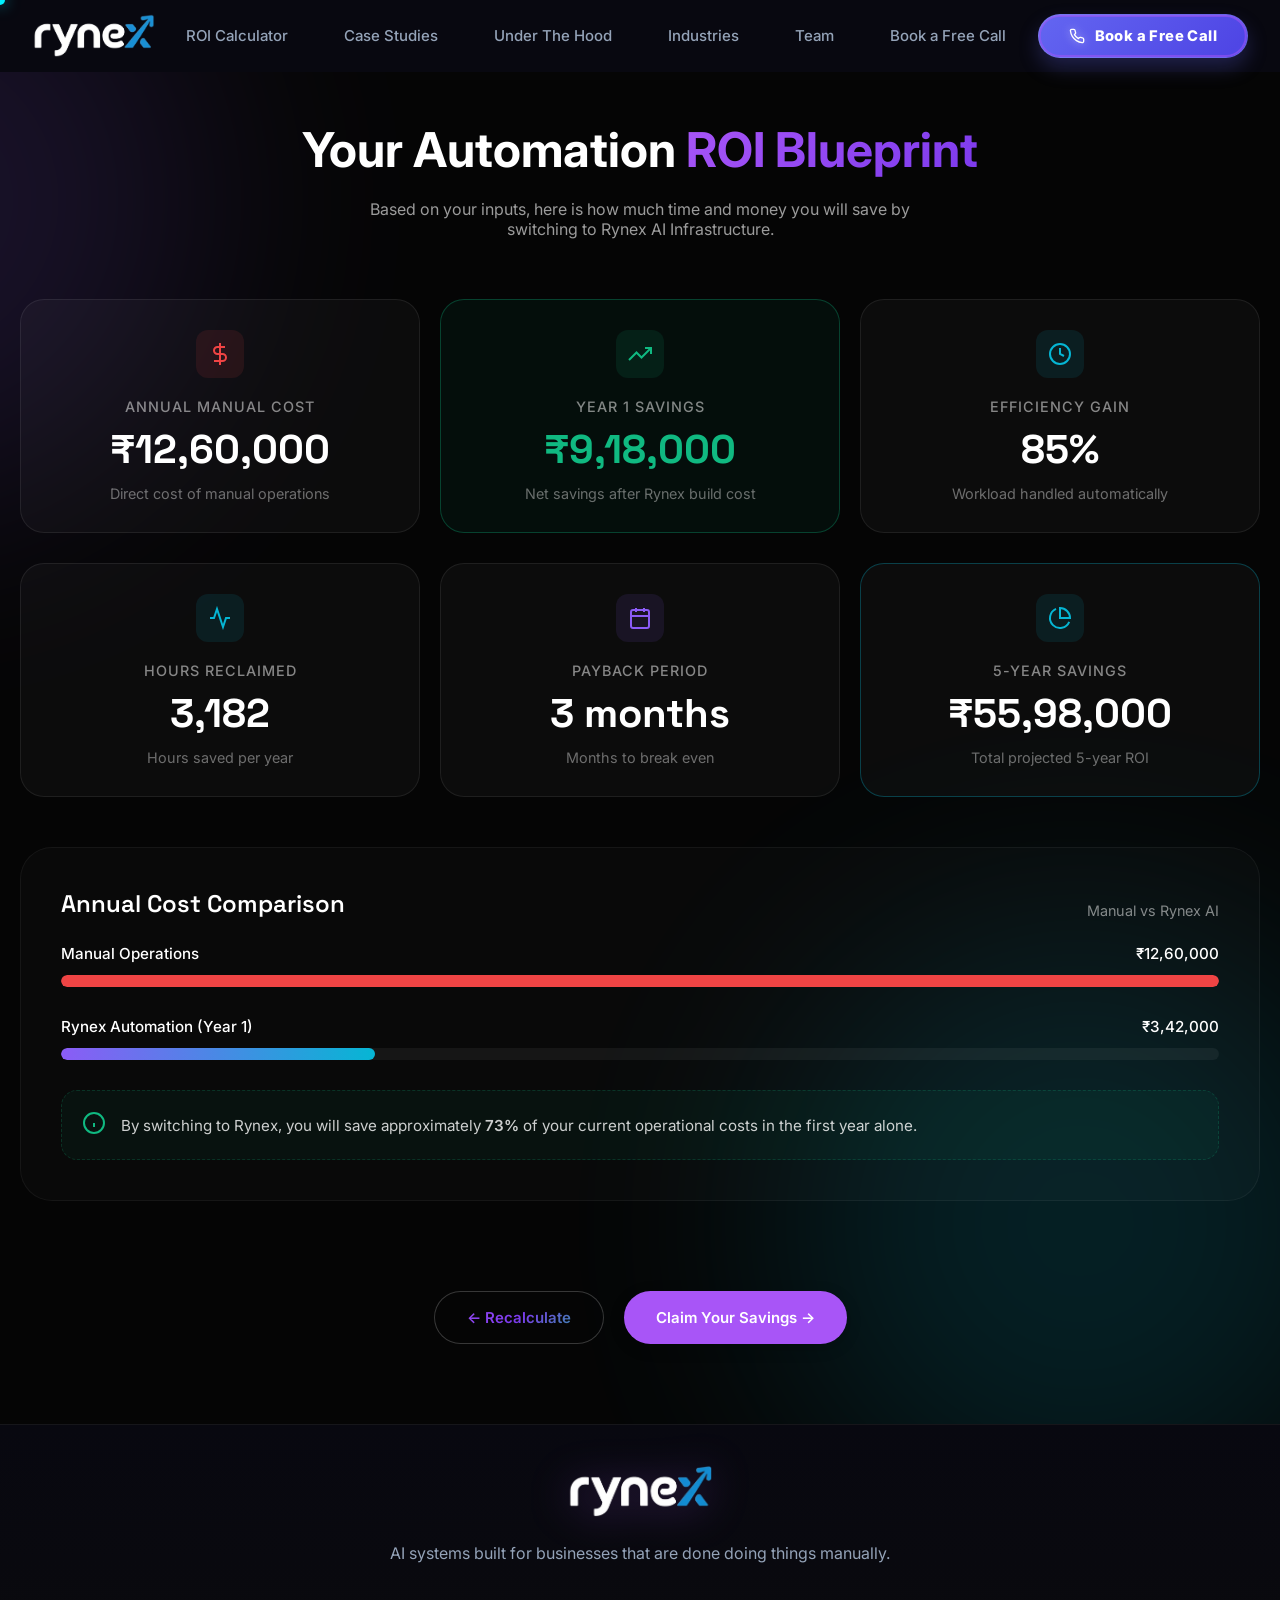
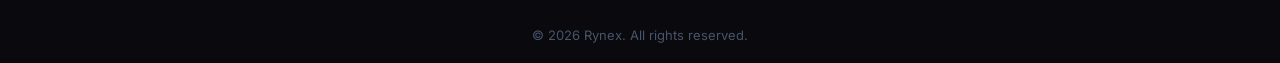
<file: roi-calculator.html>
<!DOCTYPE html>
<html lang="en">

<head>
  <meta charset="UTF-8" />
  <meta name="viewport" content="width=device-width, initial-scale=1.0" />
  <title>ROI Results | Rynex Automation</title>
  <link rel="icon" type="image/svg+xml" href="Assets/Rynex_Logo.svg" />

  <link rel="preconnect" href="https://fonts.googleapis.com" />
  <link rel="preconnect" href="https://fonts.gstatic.com" crossorigin />
  <link
    href="https://fonts.googleapis.com/css2?family=Inter:wght@300;400;500;600&family=JetBrains+Mono:wght@400;500&family=Space+Grotesk:wght@400;500;600;700&display=swap"
    rel="stylesheet" />
  <link rel="stylesheet" href="style.css" />
  <style>
    .results-page {
      padding-top: 120px;
      padding-bottom: 80px;
      min-height: 100vh;
      background: #050505;
      color: white;
      position: relative;
      overflow: hidden;
    }

    .results-container {
      max-width: 1400px;
      margin: 0 auto;
      padding: 0 20px;
      position: relative;
      z-index: 2;
    }

    .results-header {
      text-align: center;
      margin-bottom: 60px;
    }

    .results-grid {
      display: flex;
      flex-direction: column;
      gap: 30px;
    }

    /* Horizontal Row Layout */
    .results-row {
      display: grid;
      grid-template-columns: repeat(auto-fit, minmax(300px, 1fr));
      gap: 20px;
      align-items: stretch;
    }

    .result-card {
      background: rgba(255, 255, 255, 0.03);
      border: 1px solid rgba(255, 255, 255, 0.08);
      border-radius: 24px;
      padding: 30px;
      backdrop-filter: blur(10px);
      transition: all 0.3s ease;
      display: flex;
      flex-direction: column;
      align-items: center;
      text-align: center;
      gap: 15px;
    }

    .result-card:hover {
      border-color: rgba(255, 255, 255, 0.2);
      transform: translateY(-5px);
      background: rgba(255, 255, 255, 0.05);
    }

    .result-icon {
      width: 48px;
      height: 48px;
      border-radius: 12px;
      display: flex;
      align-items: center;
      justify-content: center;
      margin-bottom: 5px;
    }

    .icon-manual { background: rgba(239, 68, 68, 0.1); color: #EF4444; }
    .icon-savings { background: rgba(16, 185, 129, 0.1); color: #10B981; }
    .icon-investment { background: rgba(139, 92, 246, 0.1); color: #8B5CF6; }
    .icon-time { background: rgba(6, 182, 212, 0.1); color: #06B6D4; }

    .result-label {
      font-family: 'Inter', sans-serif;
      font-size: 0.9rem;
      color: rgba(255, 255, 255, 0.5);
      font-weight: 500;
      text-transform: uppercase;
      letter-spacing: 1px;
    }

    .result-value {
      font-family: 'Space Grotesk', sans-serif;
      font-size: 2.5rem;
      font-weight: 700;
      color: white;
      line-height: 1;
    }

    .result-subtext {
      font-size: 0.9rem;
      color: rgba(255, 255, 255, 0.4);
    }

    .highlight-text {
      color: var(--accent-cyan);
      font-weight: 600;
    }

    /* Comparison Bar */
    .comparison-section {
      background: rgba(255, 255, 255, 0.02);
      border-radius: 32px;
      padding: 40px;
      border: 1px solid rgba(255, 255, 255, 0.05);
      margin-top: 20px;
    }

    .comparison-header {
      display: flex;
      justify-content: space-between;
      align-items: flex-end;
      margin-bottom: 25px;
    }

    .comparison-title {
      font-family: 'Space Grotesk', sans-serif;
      font-size: 1.5rem;
      font-weight: 600;
    }

    .comparison-bars-container {
      display: flex;
      flex-direction: column;
      gap: 30px;
    }

    .comp-bar-group {
      display: flex;
      flex-direction: column;
      gap: 12px;
    }

    .comp-bar-label {
      display: flex;
      justify-content: space-between;
      font-size: 0.95rem;
      font-weight: 500;
    }

    .comp-bar-bg {
      height: 12px;
      background: rgba(255, 255, 255, 0.05);
      border-radius: 6px;
      overflow: hidden;
      position: relative;
    }

    .comp-bar-fill {
      height: 100%;
      border-radius: 6px;
      transition: width 1.5s cubic-bezier(0.34, 1.56, 0.64, 1);
      width: 0;
    }

    .fill-manual { background: #EF4444; }
    .fill-rynex { background: linear-gradient(90deg, #8B5CF6, #06B6D4); }

    /* Action Buttons */
    .results-actions {
      display: flex;
      gap: 20px;
      justify-content: center;
      margin-top: 60px;
    }

    /* Responsive adjustments */
    @media (max-width: 768px) {
      .results-row {
        grid-template-columns: 1fr;
      }
      .result-value {
        font-size: 2rem;
      }
      .results-actions {
        flex-direction: column;
      }
      .comparison-section {
        padding: 25px;
      }
    }

    /* Glow blobs */
    .glow-blob {
      position: absolute;
      width: 600px;
      height: 600px;
      filter: blur(120px);
      border-radius: 50%;
      z-index: 1;
      opacity: 0.15;
      pointer-events: none;
    }
    .blob-1 { background: #8B5CF6; top: -100px; left: -100px; }
    .blob-2 { background: #06B6D4; bottom: -100px; right: -100px; }
  </style>
</head>

<body>
  <!-- Custom Cursor -->
  <div class="cursor-dot" id="cursorDot"></div>

  <!-- ==================== NAVIGATION ==================== -->
  <nav id="main-nav" class="nav">
    <div class="nav-left">
      <a href="index.html" class="logo">
        <img src="Assets/Rynex.png" alt="Rynex" class="nav-logo-img" />
      </a>
    </div>
    <div class="nav-center">
      <a href="index.html#roi" class="nav-link">ROI Calculator</a>
      <a href="index.html#case-studies" class="nav-link">Case Studies</a>
      <a href="index.html#blueprints" class="nav-link">Under The Hood</a>
      <a href="index.html#industries" class="nav-link">Industries</a>
      <a href="index.html#team" class="nav-link">Team</a>
      <a href="index.html#book" class="nav-link mobile-only-link">Book a Free Call</a>
    </div>

    <a href="index.html#book" class="cta-button">
      <svg class="cta-phone" viewBox="0 0 24 24" width="16" height="16" fill="none" stroke="currentColor"
        stroke-width="2" stroke-linecap="round" stroke-linejoin="round">
        <path
          d="M22 16.92v3a2 2 0 01-2.18 2 19.79 19.79 0 01-8.63-3.07 19.5 19.5 0 01-6-6 19.79 19.79 0 01-3.07-8.67A2 2 0 014.11 2h3a2 2 0 012 1.72c.127.96.361 1.903.7 2.81a2 2 0 01-.45 2.11L8.09 9.91a16 16 0 006 6l1.27-1.27a2 2 0 012.11-.45c.907.339 1.85.573 2.81.7A2 2 0 0122 16.92z" />
      </svg>
      <span>Book a Free Call</span>
      <span class="cta-ring"></span>
    </a>
    <div class="nav-hamburger" id="hamburger">
      <span></span><span></span><span></span>
    </div>
  </nav>

  <!-- Mobile panel -->
  <div class="mobile-panel" id="mobilePanel">
    <a href="index.html#roi" class="mobile-link">ROI Calculator</a>
    <a href="index.html#case-studies" class="mobile-link">Case Studies</a>
    <a href="index.html#blueprints" class="mobile-link">Under The Hood</a>
    <a href="index.html#industries" class="mobile-link">Industries</a>
    <a href="index.html#team" class="mobile-link">Team</a>
    <a href="index.html#book" class="mobile-cta">Book a Free Call</a>
  </div>

  <main class="results-page">
    <div class="glow-blob blob-1"></div>
    <div class="glow-blob blob-2"></div>

    <div class="results-container">
      <div class="results-header reveal">
        <h1 class="hero-h2" style="font-size: 3rem;">Your Automation <span class="gradient-text">ROI Blueprint</span></h1>
        <p style="color: rgba(255,255,255,0.6); max-width: 600px; margin: 20px auto 0;">Based on your inputs, here is how much time and money you will save by switching to Rynex AI Infrastructure.</p>
      </div>

      <div class="results-grid">
        <!-- ROW 1: PRIMARY STATS -->
        <div class="results-row reveal">
          <!-- Manual Spend Card -->
          <div class="result-card">
            <div class="result-icon icon-manual">
              <svg width="24" height="24" viewBox="0 0 24 24" fill="none" stroke="currentColor" stroke-width="2"><path d="M12 1v22M17 5H9.5a3.5 3.5 0 0 0 0 7h5a3.5 3.5 0 0 1 0 7H6"></path></svg>
            </div>
            <span class="result-label">Annual Manual Cost</span>
            <span class="result-value" id="manualCost">₹0</span>
            <span class="result-subtext">Direct cost of manual operations</span>
          </div>

          <!-- Total Savings Card -->
          <div class="result-card" style="border-color: rgba(16, 185, 129, 0.3); background: rgba(16, 185, 129, 0.05);">
            <div class="result-icon icon-savings">
              <svg width="24" height="24" viewBox="0 0 24 24" fill="none" stroke="currentColor" stroke-width="2"><polyline points="23 6 13.5 15.5 8.5 10.5 1 18"></polyline><polyline points="17 6 23 6 23 12"></polyline></svg>
            </div>
            <span class="result-label">Year 1 Savings</span>
            <span class="result-value" id="year1Savings" style="color: #10B981;">₹0</span>
            <span class="result-subtext">Net savings after Rynex build cost</span>
          </div>

          <!-- Efficiency Gain Card -->
          <div class="result-card">
            <div class="result-icon icon-time">
              <svg width="24" height="24" viewBox="0 0 24 24" fill="none" stroke="currentColor" stroke-width="2"><circle cx="12" cy="12" r="10"></circle><polyline points="12 6 12 12 16 14"></polyline></svg>
            </div>
            <span class="result-label">Efficiency Gain</span>
            <span class="result-value" id="efficiencyGain">85%</span>
            <span class="result-subtext">Workload handled automatically</span>
          </div>
        </div>

        <!-- ROW 2: DETAILED STATS -->
        <div class="results-row reveal reveal-delay-1">
          <!-- Hours Saved Card -->
          <div class="result-card">
            <div class="result-icon icon-time" style="background: rgba(6, 182, 212, 0.1); color: #06B6D4;">
              <svg width="24" height="24" viewBox="0 0 24 24" fill="none" stroke="currentColor" stroke-width="2"><path d="M22 12h-4l-3 9L9 3l-3 9H2"></path></svg>
            </div>
            <span class="result-label">Hours Reclaimed</span>
            <span class="result-value" id="hoursSaved">0</span>
            <span class="result-subtext">Hours saved per year</span>
          </div>

          <!-- Payback Period Card -->
          <div class="result-card">
            <div class="result-icon icon-investment">
              <svg width="24" height="24" viewBox="0 0 24 24" fill="none" stroke="currentColor" stroke-width="2"><rect x="3" y="4" width="18" height="18" rx="2" ry="2"></rect><line x1="16" y1="2" x2="16" y2="6"></line><line x1="8" y1="2" x2="8" y2="6"></line><line x1="3" y1="10" x2="21" y2="10"></line></svg>
            </div>
            <span class="result-label">Payback Period</span>
            <span class="result-value" id="paybackMonths">0</span>
            <span class="result-subtext">Months to break even</span>
          </div>

          <!-- 5-Year Projection Card -->
          <div class="result-card" style="border-color: rgba(6, 182, 212, 0.3);">
            <div class="result-icon" style="background: rgba(6, 182, 212, 0.1); color: #06B6D4;">
              <svg width="24" height="24" viewBox="0 0 24 24" fill="none" stroke="currentColor" stroke-width="2"><path d="M21.21 15.89A10 10 0 1 1 8 2.83"></path><path d="M22 12A10 10 0 0 0 12 2v10z"></path></svg>
            </div>
            <span class="result-label">5-Year Savings</span>
            <span class="result-value" id="fiveYearSavings">₹0</span>
            <span class="result-subtext">Total projected 5-year ROI</span>
          </div>
        </div>

        <!-- COMPARISON SECTION -->
        <div class="comparison-section reveal reveal-delay-2">
          <div class="comparison-header">
            <div class="comparison-title">Annual Cost Comparison</div>
            <div style="font-size: 0.9rem; color: rgba(255,255,255,0.5);">Manual vs Rynex AI</div>
          </div>
          
          <div class="comparison-bars-container">
            <!-- Manual Bar -->
            <div class="comp-bar-group">
              <div class="comp-bar-label">
                <span>Manual Operations</span>
                <span id="manualLabel">₹0</span>
              </div>
              <div class="comp-bar-bg">
                <div class="comp-bar-fill fill-manual" id="manualBar" style="width: 100%;"></div>
              </div>
            </div>

            <!-- Rynex Bar -->
            <div class="comp-bar-group">
              <div class="comp-bar-label">
                <span>Rynex Automation (Year 1)</span>
                <span id="rynexLabel">₹0</span>
              </div>
              <div class="comp-bar-bg">
                <div class="comp-bar-fill fill-rynex" id="rynexBar"></div>
              </div>
            </div>
          </div>

          <div style="margin-top: 30px; padding: 20px; background: rgba(16, 185, 129, 0.05); border-radius: 16px; display: flex; align-items: center; gap: 15px; border: 1px dashed rgba(16, 185, 129, 0.2);">
            <div style="color: #10B981;">
              <svg width="24" height="24" viewBox="0 0 24 24" fill="none" stroke="currentColor" stroke-width="2"><circle cx="12" cy="12" r="10"></circle><path d="M12 16v-4M12 8h.01"></path></svg>
            </div>
            <p style="font-size: 0.95rem; margin: 0; color: rgba(255,255,255,0.8);">
              By switching to Rynex, you will save approximately <span class="highlight-text" id="savingsPercent">0%</span> of your current operational costs in the first year alone.
            </p>
          </div>
        </div>

        <div class="results-actions reveal reveal-delay-3">
          <a href="index.html#roi" class="btn-ghost" style="padding: 16px 32px;">← Recalculate</a>
          <a href="index.html#book" class="btn-primary" style="padding: 16px 32px;">Claim Your Savings →</a>
        </div>
      </div>
    </div>
  </main>

  <footer class="site-footer">
    <div class="footer-inner">
      <div class="footer-brand-center">
        <div class="footer-logo-wrap">
          <img src="Assets/Rynex.png" alt="Rynex" class="footer-logo-img" />
        </div>
        <p class="footer-tagline">AI systems built for businesses that are done doing things manually.</p>
      </div>
      <div class="footer-bottom">
        <div class="footer-legal">
          <span>© <span id="footer-year">2026</span> Rynex. All rights reserved.</span>
        </div>
      </div>
    </div>
  </footer>

  <script>
    document.addEventListener('DOMContentLoaded', function () {
      // 1. Get Params
      const urlParams = new URLSearchParams(window.location.search);
      const staff = parseInt(urlParams.get('staff')) || 3;
      const salary = parseInt(urlParams.get('salary')) || 25000;
      const hours = parseFloat(urlParams.get('hours')) || 4;
      const days = parseInt(urlParams.get('days')) || 26;
      const errors = parseInt(urlParams.get('errors')) || 15;
      const costPerError = parseInt(urlParams.get('cost')) || 2000;

      // 2. Calculation Logic (Reused)
      function formatINR(num) {
        return '₹' + Math.round(num).toLocaleString('en-IN');
      }

      const monthlySalaryBill = staff * salary;
      const annualStaffCost = monthlySalaryBill * 12;
      const annualErrorCost = errors * costPerError * 12;
      const totalAnnualManualCost = annualStaffCost + annualErrorCost;

      const totalHoursMonth = hours * days * staff;
      const hoursSavedYear = totalHoursMonth * 12 * 0.85;

      // Rynex Costs
      const buildCostPercent = 0.20; 
      const buildCost = Math.max(150000, totalAnnualManualCost * buildCostPercent);
      const annualMaintenance = 7500 * 12;

      const year1Total = buildCost + annualMaintenance;
      const year1Savings = totalAnnualManualCost - year1Total;
      const year1SavingsPercent = (year1Savings / totalAnnualManualCost) * 100;

      const year2PlusSavings = totalAnnualManualCost - annualMaintenance;
      const fiveYearSavings = year1Savings + (year2PlusSavings * 4);
      const paybackMonths = Math.max(1, Math.ceil(buildCost / (year2PlusSavings / 12)));

      // 3. Update UI
      document.getElementById('manualCost').textContent = formatINR(totalAnnualManualCost);
      document.getElementById('year1Savings').textContent = formatINR(year1Savings);
      document.getElementById('hoursSaved').textContent = Math.round(hoursSavedYear).toLocaleString('en-IN');
      document.getElementById('paybackMonths').textContent = paybackMonths + ' months';
      document.getElementById('fiveYearSavings').textContent = formatINR(fiveYearSavings);
      document.getElementById('savingsPercent').textContent = Math.round(year1SavingsPercent) + '%';
      
      document.getElementById('manualLabel').textContent = formatINR(totalAnnualManualCost);
      document.getElementById('rynexLabel').textContent = formatINR(year1Total);
      
      // Animate bars
      setTimeout(() => {
        const rynexBarWidth = (year1Total / totalAnnualManualCost) * 100;
        document.getElementById('rynexBar').style.width = rynexBarWidth + '%';
      }, 500);

      // Reveal animations
      const reveals = document.querySelectorAll('.reveal');
      const observer = new IntersectionObserver((entries) => {
        entries.forEach(entry => {
          if (entry.isIntersecting) entry.target.classList.add('active');
        });
      }, { threshold: 0.1 });
      reveals.forEach(el => observer.observe(el));

      // Footer year
      document.getElementById('footer-year').textContent = new Date().getFullYear();
    });
    // Mobile Menu Toggle
    const hamburger = document.getElementById('hamburger');
    const mobilePanel = document.getElementById('mobilePanel');
    if (hamburger && mobilePanel) {
      hamburger.addEventListener('click', () => {
        const isOpen = mobilePanel.classList.toggle('open');
        hamburger.classList.toggle('active', isOpen);
      });
      mobilePanel.querySelectorAll('a').forEach(a => {
        a.addEventListener('click', () => {
          mobilePanel.classList.remove('open');
          hamburger.classList.remove('active');
        });
      });
    }

  </script>
</body>

</html>
</file>
<file: style.css>
/* ==================================================
   DESIGN TOKENS
   ================================================== */
:root {
  /* Typography */
  --font-display: 'Space Grotesk', system-ui, sans-serif;
  --font-body: 'Inter', system-ui, sans-serif;
  --font-mono: 'JetBrains Mono', monospace;

  /* Colors — Purple */
  --purple-primary: #A855F7;
  --purple-glow: #7C3AED;
  --purple-muted: #3B1F6A;

  /* Colors — Emerald */
  --emerald-primary: #10B981;
  --emerald-glow: #059669;
  --emerald-muted: #064E3B;

  /* Colors — Text */
  --text-primary: #F8FAFC;
  --text-secondary: #94A3B8;
  --text-muted: #475569;

  /* Colors — Backgrounds */
  --bg-base: #080810;
  --bg-surface: #0D0D1A;
  --bg-border: #1A1A2E;

  /* Legacy aliases (backward compat) */
  --bg-primary: #080810;
  --bg-secondary: #0F0F1A;
  --border-color: #1A1A2E;

  /* Spacing Tokens (Uniform 30px sections / 10px elements) */
  --gap-component: 10px;
  --gap-section: 10px;
  --gap-content: 10px;
  /* Uniform section spacing */
  --section-gap: 30px;
  --section-gap-mob: 30px;
  /* Uniform 30px Mobile */

  /* Radii */
  --radius-sm: 4px;
  --radius-md: 8px;
  --radius-lg: 16px;
  --radius-xl: 24px;
  --radius-full: 9999px;

  /* Glow shadows */
  --glow-purple: 0 0 40px rgba(168, 85, 247, 0.35);
  --glow-emerald: 0 0 40px rgba(16, 185, 129, 0.35);

  /* Layout */
  --nav-height: 72px;
  --max-width: 1280px;
}



/* ==================================================
   GLOBAL STYLES
   ================================================== */
*,
*::before,
*::after {
  box-sizing: border-box;
  margin: 0;
  padding: 0;
}

html {
  scroll-behavior: smooth;
  -webkit-font-smoothing: antialiased;
  -moz-osx-font-smoothing: grayscale;
  scroll-padding-top: var(--nav-height, 72px);
}

html,
body {
  margin: 0;
  padding: 0;
  background: var(--bg-base);
  color: var(--text-primary);
  font-family: var(--font-body);
  overflow-x: visible;
}

/* Revert cursor for touch screens so they behave normally */
@media (pointer: coarse) {

  html,
  body {
    cursor: auto;
  }
  .cursor-dot {
    display: none !important;
  }
}

/* Custom Cursor Styles */
.cursor-dot {
  position: fixed;
  top: 0;
  left: 0;
  width: 10px;
  height: 10px;
  background-color: #00F2FF;
  /* Neon Cyan */
  border-radius: 50%;
  pointer-events: none;
  z-index: 200000;
  margin-left: -5px;
  margin-top: -5px;
  box-shadow: 0 0 15px rgba(0, 242, 255, 0.6);
  /* No transform transition for full speed/zero lag */
  transition: background-color 0.4s ease, box-shadow 0.4s ease, width 0.3s ease, height 0.3s ease;
}

.cursor-dot.hovering {
  width: 24px;
  height: 24px;
  margin-left: -12px;
  margin-top: -12px;
  background-color: var(--purple-primary);
  box-shadow: 0 0 30px var(--purple-primary);
}

a {
  text-decoration: none;
  color: inherit;
}

*:focus-visible {
  outline: 2px solid var(--purple-primary);
  outline-offset: 2px;
}

.gradient-text {
  background: linear-gradient(135deg, #A855F7 0%, #7C3AED 100%);
  -webkit-background-clip: text;
  background-clip: text;
  -webkit-text-fill-color: transparent;
}

/* Seamless Section Flow - No Dividers */
section {
  border: none !important;
  border-top: none !important;
  border-bottom: none !important;
}

/* Remove all divider styles */
.section-divider,
.divider-pulse,
.divider-morph,
.divider-orbs,
.divider-wave,
.divider-glow,
.proof-separator,
.team-separator {
  display: none !important;
}

.book-inner {
  position: relative;
  z-index: 5;
}

/* ==================================================
   NAVIGATION
   ================================================== */
nav#main-nav {
  position: fixed;
  top: 0;
  left: 0;
  width: 100%;
  height: var(--nav-height);
  display: flex;
  align-items: center;
  justify-content: space-between;
  padding: 0 2rem;
  z-index: 300;
  background: var(--bg-base);
  transition: background 400ms ease, box-shadow 400ms ease, border-bottom-color 400ms ease, transform 400ms ease, opacity 400ms ease;
  border-bottom: 1px solid transparent;
}

nav#main-nav.nav--scrolled {
  background: var(--bg-base);
  border-bottom-color: rgba(26, 26, 46, 0.5);
  box-shadow: 0 4px 32px rgba(0, 0, 0, 0.2);
}

nav#main-nav.nav--hidden {
  transform: translateY(-100%) !important;
  opacity: 0 !important;
}

.logo {
  display: flex;
  align-items: center;
  gap: 0;
}

.logo img,
.footer-logo img {
  height: 44px;
  width: auto;
  max-width: 180px;
  display: block;
  object-fit: contain;
  mix-blend-mode: screen !important;
  transition: mix-blend-mode 0.4s ease;
}

.footer-logo img {
  height: 40px;
}

.logo-dot {
  font-size: 10px;
  color: var(--emerald-primary);
  margin-left: 3px;
  display: inline-block;
  animation: pulseDot 2s ease-in-out infinite;
}

@keyframes pulseDot {

  0%,
  100% {
    transform: scale(1);
  }

  50% {
    transform: scale(1.4);
  }
}

.nav-center {
  display: flex;
  gap: 2rem;
  align-items: center;
}

.nav-right {
  display: flex;
  align-items: center;
  gap: 1rem;
}

.theme-toggle {
  background: rgba(255, 255, 255, 0.05);
  border: 1px solid rgba(255, 255, 255, 0.1);
  color: var(--text-primary);
  width: 40px;
  height: 40px;
  border-radius: 50%;
  display: flex;
  align-items: center;
  justify-content: center;
  cursor: pointer;
  transition: all 0.3s ease;
}

.theme-toggle:hover {
  background: rgba(168, 85, 247, 0.1);
  border-color: var(--purple-primary);
  transform: translateY(-2px);
  box-shadow: 0 4px 12px rgba(168, 85, 247, 0.2);
}

.theme-toggle .sun-icon {
  display: none;
}

.theme-toggle .moon-icon {
  display: block;
}

body.light-mode .theme-toggle {
  background: rgba(0, 0, 0, 0.05);
  border-color: rgba(0, 0, 0, 0.1);
}

body.light-mode .theme-toggle .sun-icon {
  display: block;
}

body.light-mode .theme-toggle .moon-icon {
  display: none;
}

.nav-link {
  position: relative;
  color: var(--text-secondary);
  font-size: 0.938rem;
  font-weight: 500;
  transition: color 200ms ease;
}

.nav-link:hover {
  color: var(--text-primary);
}

.nav-link::after {
  content: '';
  position: absolute;
  left: 0;
  bottom: -4px;
  width: 100%;
  height: 1px;
  background: var(--purple-primary);
  transform: scaleX(0);
  transform-origin: left;
  transition: transform 300ms ease;
}

.nav-link:hover::after {
  transform: scaleX(1);
}

.cta-button {
  position: relative;
  display: inline-flex;
  align-items: center;
  gap: 10px;
  background: linear-gradient(135deg, #6366F1, #4F46E5, #6366F1);
  background-size: 200% auto;
  animation: shimmerBtn 4s linear infinite;
  color: #fff;
  padding: 12px 30px;
  border-radius: var(--radius-full);
  font-weight: 800;
  font-size: 0.92rem;
  letter-spacing: 0.4px;
  border: 1px solid rgba(255, 255, 255, 0.15);
  box-shadow: 0 10px 20px rgba(99, 102, 241, 0.25), inset 0 1px 0 rgba(255, 255, 255, 0.1);
  transition: all 400ms cubic-bezier(0.4, 0, 0.2, 1);
  overflow: hidden;
  z-index: 1;
}

@keyframes shimmerBtn {
  0% {
    background-position: 0% 50%;
  }

  50% {
    background-position: 100% 50%;
  }

  100% {
    background-position: 0% 50%;
  }
}

.cta-button::before {
  content: '';
  position: absolute;
  top: 0;
  left: -150%;
  width: 50%;
  height: 100%;
  background: linear-gradient(90deg, transparent 0%, rgba(255, 255, 255, 0.3) 50%, transparent 100%);
  transform: skewX(-25deg);
  transition: left 800ms ease;
  pointer-events: none;
}

.cta-button:hover::before {
  left: 150%;
}

.cta-button:hover::before {
  left: 100%;
}

.cta-button:hover {
  box-shadow: 0 0 30px rgba(124, 58, 237, 0.6), 0 0 60px rgba(168, 85, 247, 0.25), inset 0 1px 0 rgba(255, 255, 255, 0.15);
  transform: translateY(-2px);
}

body.light-mode .cta-button {
  background: linear-gradient(135deg, #ff7b00, #ff4d00, #ff7b00);
  background-size: 200% auto;
  border-color: rgba(255, 255, 255, 0.4);
  box-shadow: 0 12px 28px rgba(255, 123, 0, 0.35);
}

body.light-mode .cta-button:hover {
  box-shadow: 0 15px 35px rgba(255, 77, 0, 0.45);
}

.cta-phone {
  width: 16px;
  height: 16px;
  flex-shrink: 0;
  animation: ctaPhoneRing 3s ease-in-out infinite;
  filter: drop-shadow(0 0 4px rgba(255, 255, 255, 0.5));
}

@keyframes ctaPhoneRing {

  0%,
  100% {
    transform: rotate(0deg) scale(1);
  }

  25% {
    transform: rotate(10deg) scale(1.1);
  }

  50% {
    transform: rotate(0deg) scale(1.2);
  }

  75% {
    transform: rotate(-10deg) scale(1.1);
  }
}

.cta-ring {
  position: absolute;
  top: 50%;
  left: 50%;
  width: 100%;
  height: 100%;
  transform: translate(-50%, -50%);
  border-radius: var(--radius-full);
  border: 2px solid rgba(168, 85, 247, 0.5);
  animation: ctaRingPulse 2.5s ease-out infinite;
  pointer-events: none;
}

@keyframes ctaRingPulse {
  0% {
    transform: translate(-50%, -50%) scale(1);
    opacity: 0.5;
  }

  100% {
    transform: translate(-50%, -50%) scale(1.6);
    opacity: 0;
  }
}

.nav-hamburger {
  display: none;
  flex-direction: column;
  justify-content: space-between;
  width: 24px;
  height: 18px;
  cursor: pointer;
}

.nav-hamburger span {
  display: block;
  height: 2px;
  background: var(--text-primary);
  border-radius: 2px;
  transition: all 300ms ease;
}

.nav-hamburger.active span:nth-child(1) {
  transform: translateY(8px) rotate(45deg);
}

.nav-hamburger.active span:nth-child(2) {
  opacity: 0;
}

.nav-hamburger.active span:nth-child(3) {
  transform: translateY(-8px) rotate(-45deg);
}

.mobile-panel {
  position: fixed;
  top: var(--nav-height);
  left: 0;
  width: 100%;
  background: var(--bg-secondary);
  display: none;
  flex-direction: column;
  padding: 1rem 0;
  z-index: 250;
  border-bottom: 1px solid var(--border-color);
}

.mobile-panel a {
  padding: 0.75rem 2rem;
  color: var(--text-secondary);
  font-size: 1rem;
  transition: color 200ms, background 200ms;
}

.mobile-panel a:hover {
  color: var(--text-primary);
  background: rgba(255, 255, 255, 0.04);
}

.mobile-panel .mobile-cta {
  margin: 0.75rem 2rem 0.5rem;
  background: var(--purple-primary);
  color: #fff;
  border-radius: var(--radius-full);
  text-align: center;
  padding: 12px 24px;
  font-weight: 600;
}

.mobile-panel.open {
  display: flex;
  animation: slideDown 300ms ease forwards;
}

@keyframes slideDown {
  from {
    opacity: 0;
    transform: translateY(-8px);
  }

  to {
    opacity: 1;
    transform: translateY(0);
  }
}

/* ==================================================
   HERO SECTION
   ================================================== */
.hero {
  display: flex;
  flex-direction: column;
  justify-content: center;
  position: relative;
  min-height: 100vh;
  padding-top: calc(var(--nav-height) + 8px);
  /* Final upward step */
  padding-bottom: 80px;
  overflow: hidden;
  background-image: url("data:image/svg+xml,%3Csvg width='40' height='40' xmlns='http://www.w3.org/2000/svg'%3E%3Ccircle cx='20' cy='20' r='1' fill='rgba(168,85,247,0.08)'/%3E%3C/svg%3E");
  background-size: 40px 40px;
  box-shadow: inset 120px 0 120px -60px var(--bg-base), inset -120px 0 120px -60px var(--bg-base);
}

.hero-blob {
  position: absolute;
  border-radius: 50%;
  pointer-events: none;
  filter: blur(100px);
  transition: opacity 0.4s ease;
}

body.light-mode .hero-blob {
  opacity: 0.12;
  filter: blur(140px);
}

body.light-mode .hero-blob-a {
  background: rgba(255, 0, 110, 0.1);
  width: 400px;
  height: 400px;
}

body.light-mode .hero-blob-b {
  background: rgba(255, 234, 0, 0.12);
  width: 350px;
  height: 350px;
}

body.light-mode .hero-blob-c {
  background: rgba(255, 123, 0, 0.05);
  width: 250px;
  height: 250px;
}

.hero-blob-a {
  width: 600px;
  height: 600px;
  top: -10%;
  left: -10%;
  background: rgba(168, 85, 247, 0.12);
  animation: driftA 8s ease-in-out infinite alternate;
}

.hero-blob-b {
  width: 500px;
  height: 500px;
  bottom: -10%;
  right: -10%;
  background: rgba(16, 185, 129, 0.10);
  animation: driftB 10s ease-in-out infinite alternate;
}

.hero-blob-c {
  width: 400px;
  height: 400px;
  top: 50%;
  left: 50%;
  transform: translate(-50%, -50%);
  background: rgba(168, 85, 247, 0.06);
}

@keyframes driftA {
  0% {
    transform: translate(0, 0);
  }

  100% {
    transform: translate(40px, 30px);
  }
}

@keyframes driftB {
  0% {
    transform: translate(0, 0);
  }

  100% {
    transform: translate(-30px, -40px);
  }
}

.hero-bottom-fade {
  position: absolute;
  bottom: 0;
  left: 0;
  width: 100%;
  height: 80px;
  background: linear-gradient(to bottom, transparent, var(--bg-base));
  z-index: 2;
  pointer-events: none;
}

.hero-grid {
  flex: 1;
  width: 100%;
  position: relative;
  z-index: 3;
  max-width: 1280px;
  margin: 0 auto;
  padding: 0 2rem;
  display: grid;
  grid-template-columns: 55% 45%;
  gap: 64px;
  align-items: start;
}

/* LEFT COLUMN */
.hero-left {
  position: relative;
  z-index: 10;
  display: flex;
  flex-direction: column;
  gap: var(--gap-content);
  max-width: 100%;
}

body.light-mode .hero-left {
  border-left: 4px solid #6366F1;
  padding-left: 32px;
}

.anim-fade-up {
  opacity: 0;
  transform: translateY(20px);
}

.anim-fade-up.active {
  animation: fadeSlideUp 700ms cubic-bezier(0.22, 1, 0.36, 1) forwards;
  animation-delay: var(--delay, 0ms);
}

@keyframes fadeSlideUp {
  from {
    opacity: 0;
    transform: translateY(20px);
  }

  to {
    opacity: 1;
    transform: translateY(0);
  }
}

/* Hero Features List */
.hero-features {
  display: flex;
  flex-direction: column;
  gap: 12px;
  margin-top: 32px;
  margin-bottom: 40px;
}

.hero-badge {
  display: inline-flex;
  align-items: center;
  gap: var(--gap-component);
  padding: 6px 12px;
  background: rgba(168, 85, 247, 0.1);
  border: 1px solid rgba(168, 85, 247, 0.2);
  border-radius: var(--radius-full);
  color: var(--purple-primary);
  font-size: 11px;
  font-weight: 700;
  text-transform: uppercase;
  letter-spacing: 0.5px;
  width: fit-content;
}

.badge-icon {
  display: flex;
  align-items: center;
  justify-content: center;
  color: var(--emerald-primary);
}

.hero-feature {
  display: flex;
  align-items: center;
  gap: 12px;
  color: var(--text-secondary);
  font-size: 15px;
  font-weight: 500;
  transition: transform 0.3s ease, color 0.3s ease;
}

.hero-feature:hover {
  transform: translateX(5px);
  color: var(--text-primary);
}

.feature-dot {
  width: 6px;
  height: 6px;
  background: var(--purple-primary);
  border-radius: 50%;
  box-shadow: 0 0 10px var(--purple-primary);
}

.hero-h1 {
  font-family: var(--font-display);
  font-size: clamp(36px, 5.5vw, 76px);
  font-weight: 800;
  line-height: 1.05;
  letter-spacing: -2px;
  margin: 0;
  color: var(--text-primary);
  text-shadow: 0 0 40px rgba(0, 0, 0, 0.3);
}

.hero-h1 .h1-line {
  display: block;
  white-space: nowrap;
  overflow: visible;
  max-width: 100%;
  width: fit-content;
  font-size: clamp(28px, 4.5vw, 68px);
}

.hero-tagline {
  font-size: 12px;
  color: var(--text-secondary);
  font-weight: 700;
  letter-spacing: 1.2px;
  text-transform: uppercase;
  margin-bottom: var(--gap-section);
  /* Standardized to 40px */
  opacity: 0.8;
}

@media (max-width: 768px) {
  .hero-h1 {
    font-size: clamp(24px, 7.5vw, 40px);
    letter-spacing: -1px;
    line-height: 1.1;
  }

  .hero-labels {
    gap: 12px;
    margin-top: 0;
    margin-bottom: 30px;
  }

  .hero-feature {
    font-size: 14px;
  }
}

.hero-body {
  font-size: 18px;
  color: var(--text-secondary);
  width: 100%;
  max-width: 580px;
  line-height: 1.7;
  margin-bottom: 0;
  /* Standardized gap below body text */
}

/* Hero Features/Labels List */
.hero-labels {
  display: flex;
  flex-direction: column;
  gap: 16px;
  /* Tightened internal gap */
  margin-top: 0;
  margin-bottom: 0;
  /* Gap above CTAs */
}

.hero-label-item {
  display: flex;
  align-items: flex-start;
  gap: 12px;
  color: var(--text-secondary);
  font-size: 16px;
  font-weight: 500;
  transition: transform 0.3s ease, color 0.3s ease;
}

.hero-label-item:hover {
  transform: translateX(6px);
  color: var(--text-primary);
}

.label-dot {
  width: 7px;
  height: 7px;
  background: var(--purple-primary);
  border-radius: 50%;
  box-shadow: 0 0 12px var(--purple-primary);
  flex-shrink: 0;
  margin-top: 8px;
}

@media (max-width: 768px) {
  .hero-labels {
    gap: 14px;
    margin-bottom: 24px;
  }

  .hero-label-item {
    font-size: 14px;
  }
}

.hero-ctas {
  display: flex;
  align-items: center;
  gap: 16px;
  flex-wrap: nowrap;
  width: 100%;
  margin-top: 20px;
}

.hero-ctas .btn-primary,
.hero-ctas .btn-ghost {
  flex: 1;
  width: auto;
  justify-content: center;
  display: inline-flex;
}

/* Typewriter Cursor Effect */
.typewriter-cursor {
  position: relative;
  display: inline-block;
}

.typewriter-cursor::after {
  content: '|';
  position: relative;
  color: var(--emerald-primary);
  animation: blinkCaret 0.8s step-end infinite;
  margin-left: 2px;
}

@keyframes blinkCaret {

  from,
  to {
    opacity: 1;
  }

  50% {
    opacity: 0;
  }
}

.btn-primary {
  display: inline-flex;
  align-items: center;
  justify-content: center;
  background: var(--purple-primary);
  color: #fff;
  padding: 14px 28px;
  border-radius: var(--radius-full);
  font-weight: 600;
  font-size: 0.938rem;
  transition: all 0.3s ease;
  cursor: pointer;
  border: none;
  box-shadow: 0 4px 15px rgba(0, 0, 0, 0.2);
}

.btn-primary:hover {
  transform: translateY(-2px);
  box-shadow: 0 10px 30px rgba(168, 85, 247, 0.4);
}

.btn-primary:active {
  transform: translateY(0);
}

.btn-primary.pulse-glow {
  animation: pulseGlow 2s ease-in-out infinite;
}

@keyframes pulseGlow {
  0%, 100% {
    box-shadow: 0 0 16px rgba(168, 85, 247, 0.3);
  }
  50% {
    box-shadow: 0 0 32px rgba(168, 85, 247, 0.6);
  }
}

.btn-ghost {
  display: inline-flex;
  align-items: center;
  justify-content: center;
  background: transparent;
  padding: 14px 28px;
  border-radius: var(--radius-full);
  font-weight: 600;
  font-size: 0.938rem;
  border: 1px solid rgba(255, 255, 255, 0.2);
  transition: all 0.3s ease;
  cursor: pointer;
  /* Text gradient trick */
  background-image: linear-gradient(135deg, #A855F7 0%, #7C3AED 50%, #10B981 100%);
  -webkit-background-clip: text;
  background-clip: text;
  -webkit-text-fill-color: transparent;
  color: transparent;
}

.btn-ghost:hover {
  border-color: rgba(168, 85, 247, 0.5);
  box-shadow: 0 0 15px rgba(168, 85, 247, 0.2);
  transform: translateY(-1px);
}

/* ==================================================
   ANIMATION CONTAINER — Cursor-Reactive Fluid Physics
   ================================================== */
.hero-right {
  display: flex;
  flex-direction: column;
  align-items: center;
  justify-content: center;
  gap: 16px;
  will-change: transform;
  transform: translateZ(0);
  align-self: center;
  position: relative;
  min-height: 0;
}

.anim-container {
  position: relative;
  width: 100%;
  max-width: 480px;
  aspect-ratio: 1 / 1;
  overflow: visible;
  cursor: pointer;
  background: transparent;
  border: none !important;
  outline: none !important;
  box-shadow: none !important;
  will-change: transform;
  transform: translateZ(0);
  clip-path: inset(-40px -40px -330px -40px);
}

.anim-canvas {
  position: absolute;
  top: 0;
  left: 0;
  width: 100%;
  height: 100%;
  z-index: 2;
  pointer-events: none;
  border: none !important;
  outline: none !important;
}

.anim-ambient-glow {
  position: absolute;
  width: 200px;
  height: 200px;
  top: 50%;
  left: 50%;
  transform: translate(-50%, -50%);
  border-radius: 50%;
  background: radial-gradient(circle, rgba(168, 85, 247, 0.15) 0%, transparent 70%);
  z-index: 1;
  pointer-events: none;
}

/* n8n Hub — centered, rounded, breathing glow */
.anim-hub {
  position: absolute;
  width: 120px;
  height: 120px;
  top: 50%;
  left: 50%;
  transform: translate(-50%, -50%);
  border-radius: 50%;
  background: var(--bg-surface);
  border: 2px solid rgba(168, 85, 247, 0.35);
  display: flex;
  flex-direction: column;
  align-items: center;
  justify-content: center;
  text-align: center;
  z-index: 10;
  pointer-events: none;
  box-shadow: 0 0 30px rgba(168, 85, 247, 0.3), 0 0 60px rgba(168, 85, 247, 0.1);
  animation: hubBreathe 3s ease-in-out infinite alternate;
  gap: 4px;
  padding: 0 8px;
}

@media (max-width: 768px) {
  .anim-hub {
    width: 110px;
    height: 110px;
  }

  .hub-label {
    font-size: 22px;
    margin-bottom: 2px;
  }

  .hub-sub {
    font-size: 7.5px;
    letter-spacing: 0.2px;
    opacity: 0.8;
    width: 90%;
    margin: 0 auto;
    line-height: 1.1;
  }
}

.hub-label {
  font-size: 26px;
  font-weight: 700;
  line-height: 1;
  display: block;
  text-align: center;
}

.hub-sub {
  font-size: 10px;
  font-weight: 700;
  color: var(--text-muted);
  text-transform: uppercase;
  letter-spacing: 0.8px;
  line-height: 1;
  display: block;
  text-align: center;
  white-space: nowrap;
  opacity: 0.8;
}

@keyframes hubBreathe {
  0% {
    box-shadow: 0 0 30px rgba(168, 85, 247, 0.25), 0 0 60px rgba(168, 85, 247, 0.08);
  }

  100% {
    box-shadow: 0 0 40px rgba(168, 85, 247, 0.45), 0 0 80px rgba(168, 85, 247, 0.15);
  }
}

/* FLOAT ICONS — larger, better spaced */
.float-icon {
  position: absolute;
  width: 52px;
  height: 52px;
  border-radius: 50%;
  background: var(--fi-color, #333);
  display: flex;
  align-items: center;
  justify-content: center;
  z-index: 5;
  pointer-events: none;
  box-shadow: 0 4px 20px rgba(0, 0, 0, 0.4), 0 0 16px color-mix(in srgb, var(--fi-color) 30%, transparent);
  will-change: transform;
  transition: box-shadow 400ms ease;
}

@media (max-width: 768px) {
  .float-icon {
    width: 42px;
    height: 42px;
  }

  .float-icon-label {
    font-size: 6px;
    bottom: -14px;
  }
}

.float-icon svg {
  pointer-events: none;
}

/* Showcase overlay — hidden, only pipeline strip shows */
.showcase-label {
  position: absolute;
  bottom: 38px;
  left: 50%;
  transform: translateX(-50%);
  display: flex;
  flex-direction: column;
  align-items: center;
  gap: 6px;
  z-index: 15;
  pointer-events: none;
  opacity: 0;
  transition: opacity 500ms ease;
}

.anim-container.showcase-mode .showcase-label {
  opacity: 1;
}

.showcase-badge {
  font-size: 10px;
  font-weight: 700;
  text-transform: uppercase;
  letter-spacing: 1.5px;
  color: var(--emerald-primary);
  background: rgba(16, 185, 129, 0.12);
  border: 1px solid rgba(16, 185, 129, 0.3);
  border-radius: var(--radius-full);
  padding: 4px 14px;
}

.showcase-flow {
  font-size: 12px;
  color: var(--text-secondary);
  font-weight: 500;
  white-space: nowrap;
}

/* Node labels — below each icon */
.float-icon-label {
  position: absolute;
  bottom: -24px;
  left: 50%;
  transform: translateX(-50%);
  font-size: 10px;
  font-weight: 700;
  color: #ffffff;
  white-space: nowrap;
  pointer-events: none;
  letter-spacing: 0.8px;
  text-transform: uppercase;
  opacity: 0.8;
}

/* Hero Flow Path Visualization (Overlay) */
.hero-flow-path {
  position: static;
  width: 100%;
  display: flex;
  justify-content: center;
  z-index: 20;
  margin-top: 25px;
}

.flow-inner {
  display: flex;
  align-items: center;
  gap: 8px;
  padding: 7px 20px;
  background: rgba(8, 8, 16, 0.6);
  border-radius: 100px;
  border: 1px solid rgba(255, 255, 255, 0.1);
  backdrop-filter: blur(12px);
  position: relative;
  overflow: hidden;
  box-shadow: 0 4px 20px rgba(0, 0, 0, 0.3);
}

@media (max-width: 768px) {
  .hero-flow-path {
    width: 100%;
  }

  .flow-inner {
    padding: 5px 12px;
    gap: 6px;
    justify-content: center;
    transform: scale(0.8);
  }

  .flow-step {
    font-size: 0.55rem;
  }

  .flow-arrow {
    font-size: 0.6rem;
  }
}

.flow-step {
  font-family: var(--font-display);
  font-size: 0.72rem;
  font-weight: 500;
  color: var(--text-secondary);
  animation: flowStepFade 700ms cubic-bezier(0.22, 1, 0.36, 1) forwards;
  animation-delay: calc(var(--i) * 133.33ms);
  opacity: 0;
  white-space: nowrap;
  letter-spacing: 0.01em;
}

.flow-arrow {
  color: var(--purple-primary);
  font-weight: 700;
  font-size: 0.8rem;
  animation: flowStepFade 700ms cubic-bezier(0.22, 1, 0.36, 1) forwards;
  animation-delay: calc(var(--i) * 133.33ms);
  opacity: 0;
}

.flow-inner::after {
  content: '';
  position: absolute;
  top: 0;
  left: -150px;
  width: 150px;
  height: 100%;
  background: linear-gradient(90deg, transparent, rgba(99, 102, 241, 0.2), transparent);
  animation: flowTrail 4s linear infinite;
  animation-delay: 2s;
  pointer-events: none;
}

@keyframes flowStepFade {
  from {
    opacity: 0;
    transform: translateY(10px);
  }

  to {
    opacity: 1;
    transform: translateY(0);
  }
}

@keyframes flowTrail {
  0% {
    left: -150px;
  }

  100% {
    left: 100%;
  }
}

body.light-mode .flow-inner {
  background: rgba(255, 255, 255, 0.8);
  border-color: rgba(99, 102, 241, 0.15);
  box-shadow: 0 4px 20px rgba(0, 0, 0, 0.05);
}

body.light-mode .flow-step {
  color: var(--text-primary);
}

body.light-mode .flow-arrow {
  color: var(--purple-primary);
}

/* Workflow run: glow state — NO animation property (avoids conflicting with JS transform) */
.float-icon.glow {
  box-shadow: 0 0 20px color-mix(in srgb, var(--fi-color) 65%, transparent), 0 0 40px color-mix(in srgb, var(--fi-color) 35%, transparent), 0 4px 20px rgba(0, 0, 0, 0.4) !important;
  filter: brightness(1.1);
}

#fi-elevenlabs.glow {
  box-shadow: 0 0 20px rgba(255, 255, 255, 0.65), 0 0 40px rgba(255, 255, 255, 0.15), 0 4px 20px rgba(0, 0, 0, 0.4) !important;
}

/* Check badge — hidden by default, only visible when .completed */
.float-icon .check-badge {
  position: absolute;
  top: -5px;
  right: -5px;
  width: 18px;
  height: 18px;
  background: #10B981;
  border-radius: 50%;
  display: flex;
  align-items: center;
  justify-content: center;
  font-size: 10px;
  color: #fff;
  font-weight: 700;
  opacity: 0;
  transform: scale(0);
  transition: all 300ms cubic-bezier(0.34, 1.56, 0.64, 1);
  box-shadow: 0 0 10px rgba(16, 185, 129, 0.6);
  pointer-events: none;
}

.float-icon.completed .check-badge {
  opacity: 1;
  transform: scale(1);
}

/* Pipeline complete text — at the TOP of the animation */
.pipeline-status {
  position: absolute;
  top: 18px;
  left: 50%;
  transform: translateX(-50%);
  z-index: 20;
  white-space: nowrap;
  max-width: calc(100% - 32px);
  pointer-events: none;
  font-size: 15px;
  font-weight: 700;
  color: var(--emerald-primary);
  letter-spacing: 0.5px;
  opacity: 0;
  transition: opacity 600ms ease;
  text-shadow: 0 0 16px rgba(16, 185, 129, 0.5);
  background: rgba(16, 185, 129, 0.08);
  border: none;
  box-shadow: 0 4px 12px rgba(16, 185, 129, 0.1);
  padding: 6px 18px;
  border-radius: var(--radius-full);
}

@media (max-width: 768px) {
  .pipeline-status {
    top: 15px;
    font-size: 13px;
    padding: 4px 14px;
  }
}

.pipeline-status.visible {
  opacity: 1;
}



.pipeline-step {
  font-size: 10px;
  font-weight: 600;
  color: var(--text-muted);
  letter-spacing: 0.3px;
  white-space: nowrap;
  opacity: 0;
  animation: pipeStepIn 600ms ease forwards;
}

.pipeline-arrow {
  font-size: 10px;
  color: var(--purple-primary);
  opacity: 0;
  animation: pipeStepIn 600ms ease forwards;
}

@keyframes pipeStepIn {
  to {
    opacity: 1;
  }
}

.pipeline-step:nth-child(1) {
  animation-delay: 0.2s;
}

.pipeline-arrow:nth-child(2) {
  animation-delay: 0.4s;
}

.pipeline-step:nth-child(3) {
  animation-delay: 0.6s;
}

.pipeline-arrow:nth-child(4) {
  animation-delay: 0.8s;
}

.pipeline-step:nth-child(5) {
  animation-delay: 1.0s;
}

.pipeline-arrow:nth-child(6) {
  animation-delay: 1.2s;
}

.pipeline-step:nth-child(7) {
  animation-delay: 1.4s;
}

.pipeline-arrow:nth-child(8) {
  animation-delay: 1.6s;
}

.pipeline-step:nth-child(9) {
  animation-delay: 1.8s;
}

.pipeline-arrow:nth-child(10) {
  animation-delay: 2.0s;
}

.pipeline-step:nth-child(11) {
  animation-delay: 2.2s;
}

.pipeline-arrow:nth-child(12) {
  animation-delay: 2.4s;
}

.pipeline-step:nth-child(13) {
  animation-delay: 2.6s;
}

/* PULSE RINGS */
.pulse-ring {
  position: absolute;
  top: 50%;
  left: 50%;
  width: 120px;
  height: 120px;
  transform: translate(-50%, -50%) scale(1);
  border-radius: 50%;
  border: 1px solid rgba(168, 85, 247, 0.5);
  opacity: 0;
  pointer-events: none;
  z-index: 8;
}

.pulse-ring.active {
  animation: ringExpand 1s ease-out forwards;
}

#ring2.active {
  animation-delay: 0.15s;
}

#ring3.active {
  animation-delay: 0.3s;
}

@keyframes ringExpand {
  0% {
    transform: translate(-50%, -50%) scale(1);
    opacity: 0.8;
  }

  100% {
    transform: translate(-50%, -50%) scale(3);
    opacity: 0;
  }
}

/* ==================================================
   SECTION 3 — SOCIAL PROOF STRIP
   ================================================== */
.proof-strip {
  position: relative;
  min-height: 100vh;
  display: flex;
  flex-direction: column;
  justify-content: center;
  padding: var(--section-gap) 0;
  background: linear-gradient(180deg, var(--bg-base) 0%, rgba(12, 12, 24, 1) 50%, var(--bg-base) 100%);
  border-top: 1px solid rgba(168, 85, 247, 0.08);
  border-bottom: 1px solid rgba(168, 85, 247, 0.08);
  overflow: hidden;
  transition: background 0.4s ease, border-color 0.4s ease;
}

.proof-strip::before {
  content: '';
  position: absolute;
  top: 0;
  left: 0;
  width: 100%;
  height: 180px;
  background: linear-gradient(to bottom,
      var(--bg-base) 0%,
      transparent 100%);
  pointer-events: none;
  z-index: 0;
}

.proof-strip>* {
  position: relative;
  z-index: 1;
}

body.light-mode .proof-strip {
  background: linear-gradient(180deg, #FFFFFF 0%, #FFF8F1 50%, #FFFFFF 100%);
  border-color: rgba(255, 0, 110, 0.05);
}

/* Section Label */
.proof-section-label {
  text-align: center;
  font-size: 15px;
  font-weight: 600;
  text-transform: uppercase;
  letter-spacing: 4px;
  text-indent: 4px;
  color: var(--text-secondary);
  margin-bottom: 24px;
}

/* Stats Row */
.proof-stats {
  display: flex;
  align-items: flex-start;
  justify-content: space-between;
  gap: 24px;
  max-width: 1280px;
  margin: 0 auto;
  padding: 0 2rem;
  flex-wrap: nowrap;
}

.proof-stat {
  display: flex;
  flex-direction: column;
  align-items: center;
  gap: 8px;
  text-align: center;
  flex: 1;
}

.proof-number {
  font-family: var(--font-display);
  font-size: clamp(42px, 4.5vw, 64px);
  font-weight: 600;
  color: var(--purple-primary);
  line-height: 1;
  letter-spacing: -1px;
  text-shadow: 0 0 40px rgba(168, 85, 247, 0.35);
}

.proof-number--green {
  color: var(--emerald-primary);
}

.proof-label {
  font-size: 14px;
  color: var(--text-secondary);
  max-width: 200px;
  line-height: 1.4;
}

.proof-rule {
  border: none;
  height: 1px;
  width: 320px;
  margin: 40px auto;
  background: linear-gradient(90deg, transparent 0%, rgba(168, 85, 247, 0.6) 30%, rgba(6, 182, 212, 0.6) 70%, transparent 100%);
}

.proof-divider {
  width: 1px;
  height: 48px;
  background: linear-gradient(180deg, transparent, var(--border-color), transparent);
  flex-shrink: 0;
  margin-top: 8px;
}

/* Modern Marquee Ticker */
.marquee-wrapper {
  position: relative;
  margin-top: 0;
  overflow: hidden;
  padding: 16px 0;
  -webkit-mask-image: linear-gradient(to right, transparent 0%, black 6%, black 94%, transparent 100%);
  mask-image: linear-gradient(to right, transparent 0%, black 6%, black 94%, transparent 100%);
}

.marquee-track {
  display: flex;
  width: max-content;
  animation: marqueeScroll 50s linear infinite;
}

.marquee-track:hover {
  animation-play-state: paused;
}

.marquee-content {
  display: flex;
  align-items: center;
  gap: 0;
  flex-shrink: 0;
}

.marquee-item {
  font-size: 14px;
  font-weight: 600;
  text-transform: uppercase;
  letter-spacing: 2px;
  color: var(--text-muted);
  white-space: nowrap;
  padding: 8px 12px;
  position: relative;
  transition: color 400ms ease, text-shadow 400ms ease;
}

.marquee-item:hover {
  color: var(--text-primary);
  text-shadow: 0 0 20px rgba(168, 85, 247, 0.4);
}

.marquee-item::after {
  content: '';
  position: absolute;
  bottom: 0;
  left: 50%;
  transform: translateX(-50%);
  width: 0;
  height: 2px;
  background: linear-gradient(90deg, var(--purple-primary), var(--emerald-primary));
  border-radius: 2px;
  transition: width 400ms ease;
}

.marquee-item:hover::after {
  width: 60%;
}

.marquee-diamond {
  font-size: 6px;
  color: var(--purple-primary);
  opacity: 0.3;
  flex-shrink: 0;
  filter: drop-shadow(0 0 3px rgba(168, 85, 247, 0.4));
}

@keyframes marqueeScroll {
  0% {
    transform: translateX(0);
  }

  100% {
    transform: translateX(-50%);
  }
}

/* Scroll Reveal Base */
.reveal {
  opacity: 0;
  transform: translateY(40px);
  transition: opacity 0.8s cubic-bezier(0.16, 1, 0.3, 1), transform 0.8s cubic-bezier(0.16, 1, 0.3, 1);
  will-change: opacity, transform;
}

.reveal.active {
  opacity: 1;
  transform: translateY(0);
}

.reveal-delay-1 {
  transition-delay: 0.1s;
}

.reveal-delay-2 {
  transition-delay: 0.2s;
}

.reveal-delay-3 {
  transition-delay: 0.3s;
}

.reveal-delay-4 {
  transition-delay: 0.4s;
}

/* Subheading Fade-in */
.fade-in {
  opacity: 0;
  transition: opacity 1.5s ease-out;
  transition-delay: 0.4s;
  /* wait for heading to type a bit */
}

.fade-in.active {
  opacity: 1;
}

/* Heading Reveal Animation */
.anim-typewriter {
  position: relative;
  display: inline-block;
}

.typewriter-line {
  display: inline-block;
  opacity: 0;
  transform: translateY(12px);
  animation: revealLine 500ms cubic-bezier(0.16, 1, 0.3, 1) forwards;
}

@keyframes revealLine {
  to {
    opacity: 1;
    transform: translateY(0);
  }
}

/* ==================================================
   SECTION 4 — CASE STUDIES
   ================================================== */
.cs-section {
  padding-top: 10px;
  padding-bottom: var(--section-gap);
  max-width: 1180px;
  margin: 0 auto;
  padding-left: 1.5rem;
  padding-right: 1.5rem;
  position: relative;
}

body.light-mode .cs-section::before {
  content: '';
  position: absolute;
  top: 0;
  left: 0;
  width: 100%;
  height: 8px;
  background: linear-gradient(90deg, #6366F1, #ff7b00);
}

/* Header */
.cs-header {
  text-align: center;
  margin-bottom: 10px;
  display: flex;
  flex-direction: column;
  align-items: center;
  gap: var(--gap-content);
}

.cs-h2 {
  font-family: var(--font-display);
  font-size: clamp(32px, 4vw, 52px);
  font-weight: 700;
  letter-spacing: -1px;
  line-height: 1.1;
  color: var(--text-primary);
}

.cs-sub {
  font-size: 16px;
  color: var(--text-secondary);
  max-width: 560px;
  line-height: 1.6;
}

/* Card */
.cs-card {
  position: relative;
  display: grid;
  grid-template-columns: 1fr 1fr;
  min-height: 580px;
  background: rgba(255, 255, 255, 0.015);
  backdrop-filter: blur(16px);
  border: 1px solid rgba(255, 255, 255, 0.05);
  border-radius: 20px;
  overflow: hidden;
  transition: all 0.5s cubic-bezier(0.2, 0.8, 0.2, 1);
}

.cs-card::before {
  content: '';
  position: absolute;
  inset: 0;
  border-radius: 20px;
  padding: 2px;
  background: linear-gradient(135deg, rgba(168, 85, 247, 0.5), rgba(16, 185, 129, 0.5));
  -webkit-mask: linear-gradient(#fff 0 0) content-box, linear-gradient(#fff 0 0);
  -webkit-mask-composite: xor;
  mask-composite: exclude;
  opacity: 0;
  transition: opacity 0.5s ease;
  pointer-events: none;
}

.cs-card:hover {
  transform: translateY(-8px) scale(1.01);
  background: rgba(255, 255, 255, 0.03);
  box-shadow: 0 20px 40px rgba(0, 0, 0, 0.4), 0 0 80px rgba(168, 85, 247, 0.15), 0 0 40px rgba(16, 185, 129, 0.1);
}

.cs-card:hover::before {
  opacity: 1;
}

/* LIVE badge */
.cs-live-badge {
  position: static;
  flex-shrink: 0;
  z-index: 5;
  background: rgba(16, 185, 129, 0.12);
  border: 1px solid rgba(16, 185, 129, 0.3);
  color: var(--emerald-primary);
  font-size: 11px;
  font-weight: 600;
  letter-spacing: 1px;
  padding: 4px 12px;
  border-radius: var(--radius-full);
  display: flex;
  align-items: center;
  gap: 6px;
}

.live-dot {
  width: 8px;
  height: 8px;
  background: var(--emerald-primary);
  border-radius: 50%;
  animation: liveBlink 1.5s ease-in-out infinite;
}

@keyframes liveBlink {
  0%, 100% { opacity: 1; transform: scale(1); }
  50% { opacity: 0.4; transform: scale(0.8); }
}

/* Left Panel */
.cs-left {
  position: relative;
  background: var(--bg-surface);
  padding: 0;
}

/* Left accent bar */
.cs-left::before {
  content: '';
  position: absolute;
  left: 0;
  top: 0;
  width: 3px;
  height: 100%;
  background: linear-gradient(180deg, var(--purple-primary), var(--emerald-primary));
  border-radius: 3px 0 0 3px;
}

.cs-left-inner {
  padding: 32px 40px;
  display: flex;
  flex-direction: column;
  justify-content: center;
  height: 100%;
  gap: 16px;
}

/* Labels & headings */
.cs-label {
  font-size: 12px;
  font-weight: 500;
  color: var(--text-muted);
  letter-spacing: 0.5px;
  text-transform: uppercase;
}

.cs-h3 {
  font-family: var(--font-display);
  font-size: clamp(20px, 2vw, 26px);
  font-weight: 600;
  line-height: 1.25;
  color: var(--text-primary);
  letter-spacing: -0.5px;
}

.cs-problem {
  font-size: 14px;
  color: var(--text-secondary);
  line-height: 1.7;
}

.cs-built-label {
  font-size: 12px;
  font-weight: 600;
  color: var(--purple-primary);
  text-transform: uppercase;
  letter-spacing: 1px;
  margin-top: 4px;
}

.cs-architecture-grid {
  display: grid;
  grid-template-columns: 1fr 1fr;
  gap: 20px;
  margin: 12px 0;
}

.cs-arch-item p {
  font-size: 13px;
  color: var(--text-secondary);
  line-height: 1.6;
  margin-top: 6px;
}

.cs-workflow-details {
  display: flex;
  flex-direction: column;
  gap: 12px;
  margin-bottom: 20px;
}

.cs-workflow-list {
  list-style: none;
  padding: 0;
  display: flex;
  flex-direction: column;
  gap: 12px;
  margin-left: -22px; /* Pulls arrows into margin so text aligns with headers */
}

.cs-workflow-list li {
  font-size: 13px;
  color: var(--text-secondary);
  line-height: 1.6;
  position: relative;
  padding-left: 22px;
  overflow: hidden;
  text-overflow: clip;
}

.cs-workflow-list li::before {
  content: "→";
  position: absolute;
  left: 0;
  top: 0;
  color: var(--purple-primary);
  font-weight: 700;
}

.cs-workflow-list li strong {
  color: var(--text-primary);
  display: inline-block;
  font-size: 13.5px;
  margin-right: 4px;
}

.cs-highlights {
  margin-top: 0;
  margin-bottom: 0;
}

.cs-highlights .cs-problem {
  font-size: 13px;
  margin-top: 6px;
}

/* Metric mini-cards */
.cs-metrics {
  display: grid;
  grid-template-columns: repeat(3, 1fr);
  gap: 12px;
  margin-top: 16px;
}

.cs-metric {
  background: rgba(255, 255, 255, 0.03);
  border: 1px solid rgba(255, 255, 255, 0.06);
  border-radius: 10px;
  padding: 12px;
  display: flex;
  flex-direction: column;
  gap: 4px;
  text-align: center;
}

.cs-metric-value {
  font-size: 16px;
  font-weight: 600;
  color: var(--purple-primary);
  letter-spacing: -0.3px;
}

.cs-metric-label {
  font-size: 11px;
  color: var(--text-muted);
  line-height: 1.3;
}

/* Right Panel (Audio & Media Showcase) */
.cs-right-new {
  display: flex;
  flex-direction: column;
  gap: 24px;
  background: var(--bg-base);
  border-left: 1px solid var(--border-color);
  padding: 32px 40px 40px 40px;
  overflow: hidden;
  background-image: radial-gradient(circle, rgba(168, 85, 247, 0.04) 1px, transparent 1px);
  background-size: 28px 28px;
}

/* Techy Video Showcase */
.techy-video-showcase {
  position: relative;
  width: 100%;
  background: rgba(16, 16, 28, 0.4);
  border: 1px solid rgba(168, 85, 247, 0.15);
  border-radius: 12px;
  padding: 12px 16px 16px 16px;
  overflow: hidden;
  box-shadow: 0 0 40px rgba(168, 85, 247, 0.05), inset 0 0 20px rgba(168, 85, 247, 0.02);
  transition: box-shadow 0.4s ease, border-color 0.4s ease;
}

.techy-video-showcase:hover {
  border-color: rgba(168, 85, 247, 0.4);
  box-shadow: 0 0 50px rgba(168, 85, 247, 0.15), inset 0 0 30px rgba(168, 85, 247, 0.05);
}

.techy-bracket {
  position: absolute;
  width: 16px;
  height: 16px;
  border: 2px solid transparent;
  z-index: 10;
  pointer-events: none;
  transition: all 0.3s ease;
}

.top-left {
  top: 0;
  left: 0;
  border-top-color: #A855F7;
  border-left-color: #A855F7;
  border-top-left-radius: 12px;
}

.top-right {
  top: 0;
  right: 0;
  border-top-color: #A855F7;
  border-right-color: #A855F7;
  border-top-right-radius: 12px;
}

.bottom-left {
  bottom: 0;
  left: 0;
  border-bottom-color: #A855F7;
  border-left-color: #A855F7;
  border-bottom-left-radius: 12px;
}

.bottom-right {
  bottom: 0;
  right: 0;
  border-bottom-color: #A855F7;
  border-right-color: #A855F7;
  border-bottom-right-radius: 12px;
}

.techy-video-showcase:hover .techy-bracket {
  width: 24px;
  height: 24px;
  filter: drop-shadow(0 0 8px #A855F7);
}



.techy-video-header {
  display: flex;
  align-items: center;
  justify-content: space-between;
  gap: 8px;
  margin-bottom: 12px;
  font-family: var(--font-heading);
  font-size: 14px;
  font-weight: 500;
  color: var(--text-primary);
  letter-spacing: -0.2px;
}

.media-video-wrapper {
  position: relative;
  width: 100%;
  aspect-ratio: 21 / 9;
  border-radius: 8px;
  overflow: hidden;
  border: 1px solid rgba(168, 85, 247, 0.15);
  background: #000;
  z-index: 2;
}

.media-video {
  display: block;
  width: 100%;
  height: 100%;
  object-fit: cover;
  object-position: center center;
  border-radius: 8px;
  filter: contrast(1.05) brightness(1.05);
}

/* Audio Player */
.audio-showcase-card {
  background: rgba(16, 16, 28, 0.7);
  border: 1px solid rgba(168, 85, 247, 0.2);
  border-radius: 12px;
  padding: 12px 24px;
  display: flex;
  flex-direction: column;
  gap: 10px;
  box-shadow: 0 8px 32px rgba(0, 0, 0, 0.2), inset 0 0 0 1px rgba(255, 255, 255, 0.05);
  transition: all 400ms ease;
  position: relative;
  overflow: hidden;
}

.audio-showcase-card:hover {
  border-color: rgba(168, 85, 247, 0.5);
  box-shadow: 0 12px 40px rgba(168, 85, 247, 0.2), inset 0 0 0 1px rgba(168, 85, 247, 0.1);
  transform: translateY(-2px);
}

.audio-top-row {
  display: flex;
  justify-content: space-between;
  align-items: center;
}

.audio-title {
  font-family: var(--font-heading);
  font-size: 14px;
  font-weight: 500;
  color: var(--text-primary);
  letter-spacing: -0.2px;
}

.audio-play-btn {
  width: 44px;
  height: 44px;
  border-radius: 50%;
  background: var(--text-primary);
  color: var(--bg-primary);
  display: flex;
  align-items: center;
  justify-content: center;
  border: none;
  cursor: pointer;
  transition: transform 0.2s ease, box-shadow 0.2s ease;
}

.audio-play-btn:hover {
  transform: scale(1.05);
}

.audio-progress-row {
  display: flex;
  justify-content: space-between;
  align-items: center;
  font-family: var(--font-mono);
  font-size: 13px;
  color: var(--text-muted);
}

.audio-controls {
  display: flex;
  gap: 16px;
}

.audio-controls svg {
  width: 18px;
  height: 18px;
  cursor: pointer;
  transition: color 0.2s ease;
}

.audio-controls svg:hover {
  color: var(--text-primary);
}

.audio-track-container {
  width: 100%;
}

.audio-track {
  width: 100%;
  height: 4px;
  background: rgba(255, 255, 255, 0.1);
  border-radius: 2px;
  position: relative;
  overflow: hidden;
}

.audio-fill {
  position: absolute;
  top: 0;
  left: 0;
  height: 100%;
  background: var(--purple-primary);
  border-radius: 2px;
}

.audio-footer {
  display: flex;
  justify-content: space-between;
  align-items: center;
  margin-top: 8px;
  gap: 16px;
}

.audio-logo {
  display: flex;
  align-items: center;
  gap: 10px;
  font-family: var(--font-heading);
  font-weight: 600;
  font-size: 14px;
  color: var(--text-primary);
  white-space: nowrap;
}

.audio-subtitle {
  font-size: 13px;
  color: var(--text-muted);
}

/* Media Scroller */
.cs-media-slider {
  display: flex;
  flex-direction: column;
  gap: 8px;
  overflow: hidden;
  border-radius: 12px;
}

.cs-media-track {
  display: flex;
  transition: transform 0.5s cubic-bezier(0.4, 0, 0.2, 1);
  will-change: transform;
}

.cs-media-track .media-item {
  min-width: 100%;
  flex-shrink: 0;
}

.cs-slide-dots {
  display: flex;
  justify-content: center;
  gap: 8px;
}

.cs-slide-dot {
  width: 8px;
  height: 8px;
  border-radius: 50%;
  background: rgba(168, 85, 247, 0.25);
  border: 1px solid rgba(168, 85, 247, 0.4);
  cursor: pointer;
  transition: background 0.3s ease, transform 0.3s ease;
}

.cs-slide-dot.active {
  background: var(--purple-primary);
  border-color: var(--purple-primary);
  box-shadow: 0 0 8px rgba(168, 85, 247, 0.6);
  transform: scale(1.3);
}

.call-log-slider {
  position: relative;
  width: 100%;
  overflow: hidden;
  border-radius: 12px;
  touch-action: pan-y;
  padding-bottom: 0;
}

.call-log-track {
  display: flex;
  transition: transform 0.5s ease;
  width: 100%;
  touch-action: pan-y;
  -webkit-overflow-scrolling: touch;
}

.call-log-track.no-transition {
  transition: none;
}

.call-log-slide {
  flex: 0 0 100%;
  width: 100%;
  flex-shrink: 0;
  padding: 24px;
  box-sizing: border-box;
}



.call-log-dots {
  position: absolute;
  top: 16px;
  right: 16px;
  display: flex;
  align-items: center;
  gap: 8px;
  z-index: 10;
  pointer-events: none;
}

.call-log-dots .dot {
  width: 8px;
  height: 8px;
  border-radius: 50%;
  background: rgba(124, 58, 237, 0.30);
  border: 1.5px solid rgba(124, 58, 237, 0.55);
  transition: background 0.3s ease, transform 0.3s ease,
    border-color 0.3s ease;
  cursor: pointer;
  pointer-events: all;
  flex-shrink: 0;
}

.call-log-dots .dot.active {
  background: #7c3aed;
  border-color: #7c3aed;
  transform: scale(1.3);
}


.media-item {
  width: 100%;
  background: rgba(16, 16, 28, 0.5);
  border: 1px solid rgba(255, 255, 255, 0.05);
  border-radius: 12px;
  padding: 16px;
  display: flex;
  flex-direction: column;
  gap: 8px;
  transition: transform 0.4s cubic-bezier(0.175, 0.885, 0.32, 1.275), border-color 0.4s ease, box-shadow 0.4s ease, background 0.4s ease;
  transform-style: preserve-3d;
}

.media-item:hover {
  border-color: rgba(0, 255, 255, 0.3);
  background: rgba(0, 255, 255, 0.03);
  box-shadow: 0 10px 30px rgba(0, 255, 255, 0.1), inset 0 0 15px rgba(0, 255, 255, 0.05);
  transform: translateY(-4px) rotateX(2deg) rotateY(-2deg) scale(1.02);
}

.media-title {
  font-family: var(--font-heading);
  font-size: 14px;
  font-weight: 500;
  color: var(--text-primary);
  margin: 0;
  letter-spacing: -0.2px;
}

.media-item-header {
  display: flex;
  align-items: center;
  justify-content: space-between;
  gap: 12px;
}

.media-item-header .media-title {
  flex: 1;
  margin: 0;
}

.media-item-header .cs-slide-dots {
  display: flex;
  gap: 6px;
  flex-shrink: 0;
  padding: 0;
}

.media-img-wrapper,
.media-video-wrapper {
  width: 100%;
  max-height: 260px;
  border-radius: 8px;
  overflow: hidden;
  border: 1px solid rgba(255, 255, 255, 0.05);
  background: #000;
  display: flex;
  justify-content: center;
  align-items: center;
}

.media-img,
.media-video {
  width: 100%;
  height: auto;
  max-height: 260px;
  object-fit: cover;
  object-position: top;
  display: block;
  border-radius: 8px;
}


/* ==================================================
   SECTION 6 — ROI CALCULATOR
   ================================================== */
.roi-section {
  padding: var(--section-gap) 0;
  background: var(--bg-base);
}

.roi-inner {
  max-width: 1280px;
  margin: 0 auto;
  padding: 0 2rem;
}

/* Header */
.roi-header {
  text-align: center;
  margin-bottom: var(--section-gap);
  display: flex;
  flex-direction: column;
  align-items: center;
  gap: var(--gap-content);
}

.roi-h2 {
  font-family: var(--font-display);
  font-size: clamp(32px, 4vw, 52px);
  font-weight: 700;
  letter-spacing: -1px;
  line-height: 1.1;
  color: var(--text-primary);
}

.roi-sub {
  font-size: 16px;
  color: var(--text-secondary);
  line-height: 1.6;
}

/* Two-column grid */
.roi-grid {
  display: grid;
  grid-template-columns: 1fr 1fr;
  gap: 48px;
  align-items: center;
  margin-top: var(--gap-section);
  /* Standardized to 40px */
}

/* Sliders */
.roi-sliders {
  display: flex;
  flex-direction: column;
  gap: 28px;
}

.roi-slider-group {
  display: flex;
  flex-direction: column;
  gap: 10px;
}

.roi-slider-label {
  font-size: 14px;
  color: var(--text-secondary);
  font-weight: 400;
}

.roi-slider-label strong {
  color: var(--text-primary);
  font-weight: 600;
}

/* Number & Select Inputs */
.roi-input, .roi-select {
  width: 100%;
  background: var(--bg-surface);
  border: 1px solid rgba(255, 255, 255, 0.1);
  color: var(--text-primary);
  padding: 12px 16px;
  border-radius: 8px;
  font-family: var(--font-body);
  font-size: 16px;
  outline: none;
  transition: border-color 0.3s ease;
}

.roi-input:focus, .roi-select:focus {
  border-color: var(--purple-primary);
}

.custom-select-wrapper {
  position: relative;
}

.custom-select-wrapper::after {
  content: '▼';
  position: absolute;
  right: 16px;
  top: 50%;
  transform: translateY(-50%);
  color: var(--text-muted);
  pointer-events: none;
  font-size: 12px;
}

.roi-select {
  appearance: none;
  -webkit-appearance: none;
  cursor: pointer;
}

.roi-select option {
  background: var(--bg-surface);
  color: var(--text-primary);
}

.roi-warning {
  margin-top: 24px;
  padding: 12px 16px;
  background: rgba(239, 68, 68, 0.1);
  border-left: 4px solid #ef4444;
  color: #fca5a5;
  font-size: 14px;
  border-radius: 4px;
  line-height: 1.5;
}

.roi-warning.hidden {
  display: none;
}

.roi-disclaimer {
  font-size: 12px;
  color: var(--text-muted);
  line-height: 1.5;
  margin-top: 16px;
}

/* Results grid */
.new-roi-grid-wrapper {
  padding: 32px;
  background: var(--bg-surface);
  border: 1px solid rgba(168, 85, 247, 0.2);
  border-radius: 16px;
}

.new-roi-grid {
  display: grid;
  grid-template-columns: 1fr 1fr;
  gap: 16px;
  margin-bottom: 32px;
}

.roi-output-box {
  background: rgba(0, 0, 0, 0.2);
  border: 1px solid rgba(255, 255, 255, 0.05);
  padding: 20px;
  border-radius: 12px;
  display: flex;
  flex-direction: column;
  gap: 8px;
}

.roi-output-box.full-width {
  grid-column: 1 / -1;
}

.box-red { border-left: 3px solid #ef4444; }
.box-purple { border-left: 3px solid var(--purple-primary); }
.box-green { border-left: 3px solid var(--emerald-primary); background: rgba(16, 185, 129, 0.05); }
.box-neutral { border-left: 3px solid #9ca3af; }

.roi-box-label {
  font-size: 12px;
  text-transform: uppercase;
  letter-spacing: 1px;
  color: var(--text-muted);
  font-weight: 600;
}

.roi-box-value {
  font-family: var(--font-display);
  font-size: 28px;
  font-weight: 700;
  line-height: 1;
}

.roi-box-value.huge {
  font-size: 42px;
}

.red-text { color: #ef4444; }
.purple-text { color: var(--purple-primary); }
.green-text { color: var(--emerald-primary); }
.neutral-text { color: #e5e7eb; }

.roi-box-sub {
  font-size: 12px;
  color: var(--text-muted);
}

@media (max-width: 600px) {
  .new-roi-grid {
    grid-template-columns: 1fr;
  }
}

/* CTA button */
.roi-cta {
  width: 100%;
  justify-content: center;
  text-align: center;
  margin-top: 8px;
}

/* ==================================================
   SECTION 6 — NEW ROI CALCULATOR
   ================================================== */
.roi-calculator-section {
  padding-top: 10px;
  padding-bottom: var(--section-gap);
  background: linear-gradient(180deg, #0A0A0F 0%, rgba(168, 85, 247, 0.08) 30%, rgba(6, 182, 212, 0.05) 70%, #0A0A0F 100%);
  position: relative;
  overflow: hidden;
}



.roi-calculator-inner {
  max-width: 1400px;
  margin: 0 auto;
  padding: 0 24px;
  position: relative;
  z-index: 1;
}

.roi-calculator-header {
  text-align: center;
  margin-bottom: 24px;
}

.roi-calculator-h2 {
  font-family: var(--font-display);
  font-size: clamp(32px, 5vw, 52px);
  font-weight: 800;
  color: var(--text-primary);
  margin: var(--gap-content) 0 0;
  line-height: 1.15;
  letter-spacing: -0.02em;
}

.roi-calculator-h2 span {
  background: linear-gradient(135deg, #A855F7 0%, #06B6D4 50%, #10B981 100%);
  -webkit-background-clip: text;
  -webkit-text-fill-color: transparent;
  background-clip: text;
}

.roi-calculator-subtitle {
  font-size: 16px;
  color: var(--text-muted);
  margin-top: 16px;
  font-weight: 500;
}

/* 3-Column Grid Layout */
.roi-calculator-grid {
  display: grid;
  grid-template-columns: 1fr 1fr 1fr;
  gap: 24px;
  margin-bottom: 48px;
  align-items: stretch;
}

/* Column Styling */
.roi-inputs-column,
.roi-manual-column,
.roi-rynex-column {
  background: linear-gradient(145deg, rgba(17, 17, 24, 0.95) 0%, rgba(17, 17, 24, 0.8) 100%);
  border: 1px solid rgba(255, 255, 255, 0.08);
  border-radius: 20px;
  padding: 24px;
  box-shadow: 0 20px 60px rgba(0, 0, 0, 0.4), inset 0 1px 0 rgba(255, 255, 255, 0.05);
  transition: transform 0.3s ease, box-shadow 0.3s ease;
  display: flex;
  flex-direction: column;
  min-height: 100%;
}

.roi-inputs-column:hover,
.roi-manual-column:hover,
.roi-rynex-column:hover {
  transform: translateY(-4px);
  box-shadow: 0 30px 80px rgba(0, 0, 0, 0.5), inset 0 1px 0 rgba(255, 255, 255, 0.05);
}

.roi-manual-column {
  background: linear-gradient(145deg, rgba(239, 68, 68, 0.08) 0%, rgba(17, 17, 24, 0.95) 50%, rgba(17, 17, 24, 0.9) 100%);
  border-color: rgba(239, 68, 68, 0.25);
  box-shadow: 0 20px 60px rgba(0, 0, 0, 0.4), 0 0 40px rgba(239, 68, 68, 0.1), inset 0 1px 0 rgba(255, 255, 255, 0.05);
}

.roi-rynex-column {
  background: linear-gradient(145deg, rgba(168, 85, 247, 0.12) 0%, rgba(17, 17, 24, 0.95) 50%, rgba(6, 182, 212, 0.05) 100%);
  border-color: rgba(168, 85, 247, 0.3);
  box-shadow: 0 20px 60px rgba(0, 0, 0, 0.4), 0 0 40px rgba(168, 85, 247, 0.15), inset 0 1px 0 rgba(255, 255, 255, 0.05);
}

/* Column Titles */
.roi-column-title {
  font-family: var(--font-display);
  font-size: 13px;
  font-weight: 700;
  text-transform: uppercase;
  letter-spacing: 1.5px;
  margin: 0 0 20px;
  padding-bottom: 12px;
  border-bottom: 1px solid rgba(255, 255, 255, 0.1);
  color: var(--text-primary);
}

.roi-column-title.warning {
  color: #EF4444;
  border-color: rgba(239, 68, 68, 0.3);
}

.roi-column-title.accent {
  color: #A855F7;
  border-color: rgba(168, 85, 247, 0.3);
}

.roi-column-title.success {
  color: #10B981;
  border-color: rgba(16, 185, 129, 0.3);
}

/* Input Groups */
/* ROI Input Groups — Glassmorphism */
.roi-input-group {
  background: rgba(255, 255, 255, 0.03);
  border: 1px solid rgba(255, 255, 255, 0.05);
  border-radius: 16px;
  padding: 20px;
  margin-bottom: 20px;
  backdrop-filter: blur(10px);
  transition: all 0.3s ease;
}

.roi-input-group:hover {
  background: rgba(255, 255, 255, 0.04);
  border-color: rgba(168, 85, 247, 0.1);
  transform: translateX(4px);
}

.roi-input-group:last-child {
  margin-bottom: 0;
}

/* Productivity Pulse */
.roi-productivity-pulse {
  margin: 16px 0;
  padding: 14px;
  background: linear-gradient(135deg, rgba(6, 182, 212, 0.1) 0%, rgba(168, 85, 247, 0.08) 100%);
  border: 1px solid rgba(6, 182, 212, 0.2);
  border-radius: 12px;
}

.pulse-header {
  display: flex;
  align-items: center;
  gap: 8px;
  margin-bottom: 12px;
}

.pulse-icon {
  font-size: 18px;
}

.pulse-title {
  font-size: 12px;
  font-weight: 700;
  color: var(--text-primary);
  text-transform: uppercase;
  letter-spacing: 0.5px;
  flex: 1;
}

.pulse-status {
  font-size: 10px;
  font-weight: 700;
  color: #10B981;
  background: rgba(16, 185, 129, 0.15);
  padding: 4px 10px;
  border-radius: 20px;
  text-transform: uppercase;
  letter-spacing: 0.5px;
  animation: pulse-glow 2s ease-in-out infinite;
}

@keyframes pulse-glow {
  0%, 100% { box-shadow: 0 0 5px rgba(16, 185, 129, 0.3); }
  50% { box-shadow: 0 0 15px rgba(16, 185, 129, 0.5); }
}

.pulse-metrics {
  display: grid;
  grid-template-columns: repeat(3, 1fr);
  gap: 10px;
  margin-bottom: 12px;
}

.pulse-metric {
  text-align: center;
  padding: 8px;
  background: rgba(255, 255, 255, 0.03);
  border-radius: 8px;
}

.pulse-value {
  display: block;
  font-size: 16px;
  font-weight: 700;
  color: #06B6D4;
  font-family: 'JetBrains Mono', monospace;
}

.pulse-label {
  font-size: 9px;
  color: var(--text-muted);
  text-transform: uppercase;
  letter-spacing: 0.5px;
}

.pulse-bar {
  height: 4px;
  background: rgba(255, 255, 255, 0.05);
  border-radius: 2px;
  overflow: hidden;
}

.pulse-fill {
  height: 100%;
  background: linear-gradient(90deg, #06B6D4 0%, #A855F7 100%);
  border-radius: 2px;
  transition: width 0.5s ease;
}

/* Mini Stat (Burn Rate) */
.roi-mini-stat {
  display: flex;
  align-items: center;
  gap: 10px;
  padding: 10px 14px;
  background: linear-gradient(135deg, rgba(239, 68, 68, 0.1) 0%, rgba(245, 158, 11, 0.05) 100%);
  border: 1px solid rgba(239, 68, 68, 0.15);
  border-radius: 10px;
  margin: 12px auto;
  max-width: 320px;
}

.mini-stat-icon {
  font-size: 18px;
}

.mini-stat-content {
  display: flex;
  flex-direction: column;
  flex: 1;
  gap: 2px;
}

.mini-stat-label {
  font-size: 10px;
  color: var(--text-muted);
  text-transform: uppercase;
  letter-spacing: 0.5px;
}

.mini-stat-value {
  font-size: 15px;
  font-weight: 700;
  color: #EF4444;
  font-family: 'JetBrains Mono', monospace;
}

.mini-stat-trend {
  font-size: 11px;
  font-weight: 600;
  color: #EF4444;
  background: rgba(239, 68, 68, 0.1);
  padding: 4px 8px;
  border-radius: 6px;
}

/* Quick Stats Row */
.roi-quick-stats {
  display: flex;
  align-items: center;
  justify-content: center;
  gap: 16px;
  padding: 12px;
  background: rgba(16, 185, 129, 0.05);
  border: 1px solid rgba(16, 185, 129, 0.1);
  border-radius: 12px;
  margin: 12px auto;
  max-width: 320px;
}

.quick-stat {
  display: flex;
  flex-direction: column;
  align-items: center;
  gap: 4px;
  flex: 1;
}

.quick-stat-icon {
  font-size: 16px;
}

.quick-stat-label {
  font-size: 9px;
  color: var(--text-muted);
  text-transform: uppercase;
  letter-spacing: 0.5px;
}

.quick-stat-value {
  font-size: 13px;
  font-weight: 700;
  color: #10B981;
  font-family: 'JetBrains Mono', monospace;
}

.quick-stat-divider {
  width: 1px;
  height: 30px;
  background: linear-gradient(180deg, transparent 0%, rgba(255, 255, 255, 0.1) 50%, transparent 100%);
}

/* Live Comparison Badge */
.roi-live-comparison {
  margin: 16px auto;
  padding: 14px;
  max-width: 320px;
  background: linear-gradient(135deg, rgba(245, 158, 11, 0.08) 0%, rgba(239, 68, 68, 0.05) 100%);
  border: 1px solid rgba(245, 158, 11, 0.15);
  border-radius: 12px;
}

.comparison-badge {
  display: flex;
  align-items: center;
  gap: 12px;
  margin-bottom: 10px;
}

.comparison-icon {
  font-size: 24px;
}

.comparison-text {
  display: flex;
  flex-direction: column;
  gap: 2px;
  flex: 1;
}

.comparison-label {
  font-size: 11px;
  color: var(--text-muted);
  text-transform: uppercase;
  letter-spacing: 0.5px;
}

.comparison-value {
  font-size: 18px;
  font-weight: 800;
  color: #10B981;
  font-family: 'JetBrains Mono', monospace;
}

.comparison-mini-bar {
  height: 8px;
  background: rgba(255, 255, 255, 0.05);
  border-radius: 4px;
  overflow: hidden;
  display: flex;
  position: relative;
}

.comparison-fill {
  height: 100%;
  transition: width 0.5s ease;
}

.comparison-fill.manual {
  background: linear-gradient(90deg, #EF4444 0%, rgba(239, 68, 68, 0.6) 100%);
  border-radius: 4px 0 0 4px;
}

.comparison-fill.auto {
  background: linear-gradient(90deg, #10B981 0%, rgba(16, 185, 129, 0.6) 100%);
  border-radius: 0 4px 4px 0;
}

/* Input Summary Stats */
.roi-input-summary {
  margin-top: 16px;
  padding: 16px;
  background: linear-gradient(135deg, rgba(168, 85, 247, 0.08) 0%, rgba(6, 182, 212, 0.05) 100%);
  border: 1px solid rgba(168, 85, 247, 0.15);
  border-radius: 12px;
}

.input-stat-row {
  display: grid;
  grid-template-columns: 1fr 1fr;
  gap: 12px;
  margin-bottom: 12px;
}

.input-stat {
  display: flex;
  align-items: center;
  gap: 10px;
  padding: 10px;
  background: rgba(255, 255, 255, 0.03);
  border-radius: 8px;
}

.input-stat-icon {
  font-size: 20px;
}

.input-stat-info {
  display: flex;
  flex-direction: column;
  gap: 2px;
}

.input-stat-label {
  font-size: 10px;
  color: var(--text-muted);
  text-transform: uppercase;
  letter-spacing: 0.5px;
}

.input-stat-value {
  font-size: 14px;
  font-weight: 700;
  color: var(--text-primary);
  font-family: 'JetBrains Mono', monospace;
}

.input-insight {
  display: flex;
  align-items: center;
  gap: 8px;
  padding: 10px 12px;
  background: rgba(245, 158, 11, 0.08);
  border: 1px solid rgba(245, 158, 11, 0.15);
  border-radius: 8px;
  font-size: 12px;
  color: var(--text-secondary);
}

.insight-badge {
  font-size: 10px;
  font-weight: 700;
  color: #F59E0B;
  text-transform: uppercase;
  letter-spacing: 0.5px;
  white-space: nowrap;
}

.input-insight p {
  margin: 0;
}

.input-insight span {
  color: #F59E0B;
  font-weight: 700;
}

.roi-input-label {
  display: flex;
  align-items: center;
  gap: 8px;
  font-size: 13px;
  font-weight: 500;
  color: var(--text-secondary);
  margin-bottom: 12px;
}

/* Input Icons */
.input-icon {
  font-size: 18px;
  line-height: 1;
  filter: drop-shadow(0 2px 4px rgba(0, 0, 0, 0.3));
}

.input-icon.staff-icon { filter: drop-shadow(0 0 8px rgba(168, 85, 247, 0.5)); }
.input-icon.money-icon { filter: drop-shadow(0 0 8px rgba(16, 185, 129, 0.5)); }
.input-icon.time-icon { filter: drop-shadow(0 0 8px rgba(6, 182, 212, 0.5)); }
.input-icon.calendar-icon { filter: drop-shadow(0 0 8px rgba(245, 158, 11, 0.5)); }
.input-icon.error-icon { filter: drop-shadow(0 0 8px rgba(239, 68, 68, 0.5)); }
.input-icon.cost-icon { filter: drop-shadow(0 0 8px rgba(236, 72, 153, 0.5)); }

/* Column Title Icon */
.title-icon {
  font-size: 20px;
  margin-right: 4px;
}

/* Slider Wrap */
.roi-slider-wrap {
  display: flex;
  align-items: center;
  gap: 16px;
}

.roi-slider {
  flex: 1;
  height: 6px;
  -webkit-appearance: none;
  appearance: none;
  background: rgba(255, 255, 255, 0.08);
  border-radius: 10px;
  outline: none;
  cursor: pointer;
  position: relative;
  border: 1px solid rgba(255, 255, 255, 0.05);
  transition: all 0.3s ease;
}

.roi-slider:hover {
  background: rgba(255, 255, 255, 0.12);
  border-color: rgba(255, 255, 255, 0.1);
}

/* Glassy Track Style */
.roi-slider::-webkit-slider-runnable-track {
  height: 6px;
  border-radius: 10px;
}

/* Remove individual track colors for seamless look, use thumbs for variation */
.roi-slider.staff-slider { --glow-color: var(--purple-primary); }
.roi-slider.salary-slider { --glow-color: var(--emerald-primary); }
.roi-slider.time-slider { --glow-color: #06B6D4; }
.roi-slider.days-slider { --glow-color: #F59E0B; }
.roi-slider.error-slider { --glow-color: #EF4444; }
.roi-slider.cost-slider { --glow-color: #EC4899; }

.roi-slider::-webkit-slider-thumb {
  -webkit-appearance: none;
  appearance: none;
  width: 20px;
  height: 20px;
  background: #ffffff;
  border-radius: 50%;
  cursor: pointer;
  box-shadow: 0 0 10px rgba(0, 0, 0, 0.5), 
              0 0 15px var(--glow-color), 
              inset 0 -2px 5px rgba(0,0,0,0.2),
              inset 0 2px 5px rgba(255,255,255,0.8);
  transition: all 0.3s cubic-bezier(0.175, 0.885, 0.32, 1.275);
  margin-top: -7px;
  border: 2px solid #fff;
}

.roi-slider::-webkit-slider-thumb:hover {
  transform: scale(1.3);
  box-shadow: 0 0 20px var(--glow-color), 
              0 0 40px var(--glow-color),
              inset 0 -2px 5px rgba(0,0,0,0.2),
              inset 0 2px 5px rgba(255,255,255,1);
}

.roi-slider::-webkit-slider-thumb:active {
  transform: scale(1.1);
  box-shadow: 0 0 10px var(--glow-color), 
              inset 0 -2px 5px rgba(0,0,0,0.2);
}

.roi-slider::-moz-range-thumb {
  width: 20px;
  height: 20px;
  background: #ffffff;
  border-radius: 50%;
  cursor: pointer;
  border: 2px solid #fff;
  box-shadow: 0 0 15px var(--glow-color);
  transition: all 0.3s ease;
}

/* Slider Value Input */
.roi-slider-value {
  display: flex;
  align-items: center;
  gap: 4px;
  min-width: 120px;
}

.roi-currency {
  font-size: 14px;
  color: var(--text-secondary);
  font-weight: 500;
}

.roi-number-input {
  width: 80px;
  padding: 8px 12px;
  background: rgba(255, 255, 255, 0.05);
  border: 1px solid rgba(255, 255, 255, 0.1);
  border-radius: 8px;
  color: var(--text-primary);
  font-size: 14px;
  font-weight: 600;
  text-align: right;
  font-family: 'JetBrains Mono', monospace;
}

.roi-number-input:focus {
  outline: none;
  border-color: var(--purple-primary);
  background: rgba(168, 85, 247, 0.1);
}

.roi-unit {
  font-size: 12px;
  color: var(--text-muted);
  white-space: nowrap;
}

/* Cost Breakdown Items */
.roi-cost-breakdown {
  display: flex;
  flex-direction: column;
  gap: 10px;
  margin-bottom: 16px;
  flex: 1;
}

.roi-cost-item {
  display: flex;
  gap: 10px;
  align-items: flex-start;
  padding: 10px;
  background: rgba(255, 255, 255, 0.02);
  border-radius: 10px;
  border: 1px solid rgba(255, 255, 255, 0.03);
  transition: all 0.3s ease;
}

.roi-cost-item:hover {
  background: rgba(255, 255, 255, 0.04);
  transform: translateX(4px);
}

.roi-cost-item.animated {
  animation: slideIn 0.5s ease forwards;
  opacity: 0;
}

.roi-cost-item.animated:nth-child(1) { animation-delay: 0.1s; }
.roi-cost-item.animated:nth-child(2) { animation-delay: 0.2s; }
.roi-cost-item.animated:nth-child(3) { animation-delay: 0.3s; }

@keyframes slideIn {
  from {
    opacity: 0;
    transform: translateX(-20px);
  }
  to {
    opacity: 1;
    transform: translateX(0);
  }
}

/* Cost Icon Wraps */
.roi-cost-icon-wrap {
  width: 44px;
  height: 44px;
  border-radius: 12px;
  display: flex;
  align-items: center;
  justify-content: center;
  flex-shrink: 0;
  transition: all 0.3s ease;
}

.roi-cost-icon-wrap.staff {
  background: rgba(255, 255, 255, 0.05);
  color: var(--text-muted);
  box-shadow: none;
}

.roi-cost-icon-wrap.time {
  background: rgba(255, 255, 255, 0.05);
  color: var(--text-muted);
  box-shadow: none;
}

.roi-cost-icon-wrap.error {
  background: rgba(255, 255, 255, 0.05);
  color: var(--text-muted);
  box-shadow: none;
}

.roi-cost-item:hover .roi-cost-icon-wrap {
  transform: scale(1.1) rotate(5deg);
}

.roi-cost-icon {
  font-size: 20px;
  line-height: 1;
}

.roi-cost-detail {
  display: flex;
  flex-direction: column;
  gap: 4px;
  flex: 1;
}

.roi-cost-label {
  font-size: 11px;
  font-weight: 600;
  color: var(--text-secondary);
  text-transform: uppercase;
  letter-spacing: 0.5px;
}

.roi-cost-value {
  font-size: 20px;
  font-weight: 700;
  color: var(--text-primary);
  font-family: 'JetBrains Mono', monospace;
  background: linear-gradient(135deg, #ffffff 0%, #e0e0e0 100%);
  -webkit-background-clip: text;
  -webkit-text-fill-color: transparent;
  background-clip: text;
}

.roi-cost-formula {
  font-size: 11px;
  color: var(--text-muted);
}

/* Cost Ring Visual */
.roi-cost-visual {
  display: flex;
  justify-content: center;
  margin: 16px 0;
}

.cost-ring-container {
  position: relative;
  width: 140px;
  height: 140px;
}

.cost-ring {
  width: 100%;
  height: 100%;
  transform: rotate(-90deg);
}

.ring-bg {
  fill: none;
  stroke: rgba(255, 255, 255, 0.05);
  stroke-width: 8;
}

.ring-progress {
  fill: none;
  stroke-width: 8;
  stroke-linecap: round;
  stroke-dasharray: 314;
  stroke-dashoffset: 314;
  transition: stroke-dashoffset 0.8s ease;
}

.ring-progress.staff {
  stroke: #A855F7;
  opacity: 0.8;
}

.ring-progress.time {
  stroke: #06B6D4;
  opacity: 0.6;
}

.ring-progress.error {
  stroke: #EF4444;
  opacity: 0.4;
}

.ring-center {
  position: absolute;
  top: 50%;
  left: 50%;
  transform: translate(-50%, -50%);
  text-align: center;
  width: 80%;
  padding: 0 8px;
}

.ring-label {
  display: block;
  font-size: 9px;
  font-weight: 600;
  color: var(--text-muted);
  text-transform: uppercase;
  letter-spacing: 0.5px;
  margin-bottom: 2px;
}

.ring-value {
  display: block;
  font-size: 12px;
  font-weight: 700;
  color: var(--text-primary);
  font-family: 'JetBrains Mono', monospace;
  line-height: 1.2;
}

/* Total Box */
.roi-total-box {
  background: rgba(239, 68, 68, 0.1);
  border: 1px solid rgba(239, 68, 68, 0.2);
  border-radius: 12px;
  padding: 14px;
  text-align: center;
  margin: 16px 0;
}

.roi-total-box.warning {
  background: var(--bg-surface);
  border-color: var(--bg-border);
}

.roi-total-label {
  display: block;
  font-size: 11px;
  font-weight: 700;
  color: var(--text-muted);
  letter-spacing: 1px;
  margin-bottom: 8px;
}

.roi-total-value {
  display: block;
  font-size: 24px;
  font-weight: 700;
  color: var(--text-primary);
  font-family: 'JetBrains Mono', monospace;
}

/* Counting Number Animation */
.counting {
  transition: all 0.3s ease;
}

.counting.updated {
  animation: numberPop 0.3s ease;
}

@keyframes numberPop {
  0% { transform: scale(1); }
  50% { transform: scale(1.1); color: #A855F7; }
  100% { transform: scale(1); }
}

.counting-large {
  font-size: 32px;
  font-weight: 800;
  background: linear-gradient(135deg, #ffffff 0%, #e0e0e0 100%);
  -webkit-background-clip: text;
  -webkit-text-fill-color: transparent;
  background-clip: text;
  text-shadow: none;
}

/* Pulse Animation for Total Box (Disabled) */
.roi-total-box.pulse {
  animation: none;
}

@keyframes boxPulse {
  0%, 100% {
    box-shadow: 0 0 0 0 rgba(255, 255, 255, 0.05);
  }
  50% {
    box-shadow: 0 0 10px 2px rgba(255, 255, 255, 0.1);
  }
}

/* Title with Logo */
.roi-title-with-logo {
  display: flex;
  align-items: center;
  gap: 12px;
  margin-bottom: 24px;
  padding-bottom: 16px;
  border-bottom: 1px solid rgba(168, 85, 247, 0.3);
}

.roi-logo-small {
  width: 36px;
  height: 36px;
  object-fit: contain;
  filter: drop-shadow(0 2px 8px rgba(168, 85, 247, 0.4));
}

.roi-title-with-logo .roi-column-title {
  margin: 0;
  padding: 0;
  border: none;
  flex: 1;
}

/* Cost Breakdown Bars */
.roi-cost-bars {
  margin-top: 16px;
  display: flex;
  flex-direction: column;
  gap: 10px;
}

.cost-bar-wrap {
  display: flex;
  flex-direction: column;
  gap: 6px;
}

.cost-bar-label {
  display: flex;
  justify-content: space-between;
  font-size: 11px;
  font-weight: 600;
  color: var(--text-secondary);
  text-transform: uppercase;
  letter-spacing: 0.5px;
}

.cost-bar-bg {
  height: 8px;
  background: rgba(255, 255, 255, 0.05);
  border-radius: 4px;
  overflow: hidden;
}

.cost-bar-fill {
  height: 100%;
  border-radius: 4px;
  transition: width 0.8s ease;
}

.cost-bar-fill.staff-bar {
  background: var(--purple-primary);
}

.cost-bar-fill.time-bar {
  background: var(--text-muted);
}

.cost-bar-fill.error-bar {
  background: var(--text-muted);
}

/* Insight Box */
.roi-insight-box {
  margin-top: 16px;
  padding: 14px;
  background: linear-gradient(135deg, rgba(245, 158, 11, 0.1) 0%, rgba(245, 158, 11, 0.05) 100%);
  border: 1px solid rgba(245, 158, 11, 0.2);
  border-radius: 12px;
  display: flex;
  gap: 10px;
  align-items: flex-start;
}

.insight-icon {
  font-size: 24px;
  line-height: 1;
}

.insight-text {
  display: flex;
  flex-direction: column;
  gap: 4px;
  font-size: 13px;
  color: var(--text-secondary);
}

.insight-text strong {
  color: #F59E0B;
  font-weight: 600;
}

.insight-text span {
  color: var(--text-muted);
}

/* ROI Timeline */
.roi-timeline {
  margin: 16px auto;
  padding: 14px;
  max-width: 320px;
  background: rgba(168, 85, 247, 0.05);
  border: 1px solid rgba(168, 85, 247, 0.1);
  border-radius: 12px;
}

.timeline-header {
  display: flex;
  justify-content: space-between;
  align-items: center;
  margin-bottom: 12px;
}

.timeline-title {
  font-size: 12px;
  font-weight: 700;
  color: var(--text-primary);
  text-transform: uppercase;
  letter-spacing: 0.5px;
}

.timeline-badge {
  font-size: 11px;
  font-weight: 600;
  color: #10B981;
  background: rgba(16, 185, 129, 0.1);
  padding: 4px 10px;
  border-radius: 20px;
}

.timeline-track {
  position: relative;
  height: 6px;
  background: rgba(255, 255, 255, 0.1);
  border-radius: 3px;
  overflow: visible;
}

.timeline-progress {
  height: 100%;
  background: linear-gradient(90deg, #A855F7 0%, #10B981 100%);
  border-radius: 3px;
  transition: width 0.8s ease;
}

.timeline-markers {
  position: absolute;
  top: 0;
  left: 0;
  right: 0;
  height: 100%;
}

.marker {
  position: absolute;
  top: 50%;
  transform: translateY(-50%);
  width: 12px;
  height: 12px;
  border-radius: 50%;
  background: #0A0A0F;
  border: 2px solid var(--text-muted);
  transition: all 0.3s ease;
}

.marker::after {
  content: attr(data-label);
  position: absolute;
  top: 18px;
  left: 50%;
  transform: translateX(-50%);
  font-size: 10px;
  color: var(--text-muted);
  white-space: nowrap;
}

.marker.start {
  left: 0;
  border-color: #A855F7;
}

.marker.breakeven {
  border-color: #10B981;
  box-shadow: 0 0 10px rgba(16, 185, 129, 0.5);
}

.marker.end {
  right: 0;
  border-color: #06B6D4;
}

/* 5-Year Projection */
.roi-projection {
  margin-top: 16px;
  padding: 14px;
  background: linear-gradient(135deg, rgba(16, 185, 129, 0.1) 0%, rgba(16, 185, 129, 0.05) 100%);
  border: 1px solid rgba(16, 185, 129, 0.2);
  border-radius: 12px;
}

.projection-header {
  display: flex;
  justify-content: space-between;
  align-items: center;
  margin-bottom: 12px;
  font-size: 13px;
  font-weight: 600;
  color: var(--text-primary);
}

.projection-value {
  font-size: 18px;
  font-weight: 700;
  color: #10B981;
  font-family: 'JetBrains Mono', monospace;
}

.projection-bar {
  height: 10px;
  background: rgba(255, 255, 255, 0.05);
  border-radius: 5px;
  overflow: hidden;
  margin-bottom: 10px;
}

.projection-fill {
  height: 100%;
  background: linear-gradient(90deg, #10B981 0%, #A855F7 100%);
  border-radius: 5px;
  transition: width 1s ease;
}

.projection-note {
  font-size: 12px;
  color: var(--text-muted);
  margin: 0;
  text-align: center;
}

.projection-note span {
  color: #A855F7;
  font-weight: 700;
}

/* Rynex Breakdown */
.roi-rynex-breakdown {
  margin-bottom: 16px;
  flex: 1;
}

.roi-rynex-breakdown .roi-cost-item {
  margin-bottom: 8px;
}

.roi-rynex-breakdown .roi-cost-item:last-child {
  margin-bottom: 0;
}

/* Toggle Switch */
.roi-toggle-wrap {
  margin-top: 16px;
  padding-top: 16px;
  border-top: 1px solid rgba(255, 255, 255, 0.1);
}

.roi-toggle-label {
  display: flex;
  align-items: center;
  gap: 12px;
  cursor: pointer;
}

.roi-toggle-label input {
  display: none;
}

.roi-toggle-slider {
  width: 44px;
  height: 24px;
  background: rgba(255, 255, 255, 0.1);
  border-radius: 12px;
  position: relative;
  transition: background 0.3s ease;
}

.roi-toggle-slider::after {
  content: '';
  position: absolute;
  width: 18px;
  height: 18px;
  background: white;
  border-radius: 50%;
  top: 3px;
  left: 3px;
  transition: transform 0.3s ease;
}

.roi-toggle-label input:checked + .roi-toggle-slider {
  background: var(--purple-primary);
}

.roi-toggle-label input:checked + .roi-toggle-slider::after {
  transform: translateX(20px);
}

.roi-toggle-text {
  font-size: 12px;
  color: var(--text-secondary);
}

/* Big Stats Row */
.roi-big-stats {
  display: grid;
  grid-template-columns: 1fr 1fr;
  gap: 16px;
  margin: 20px 0;
}

.big-stat {
  background: linear-gradient(145deg, rgba(168, 85, 247, 0.15) 0%, rgba(16, 185, 129, 0.1) 100%);
  border: 1px solid rgba(168, 85, 247, 0.25);
  border-radius: 12px;
  padding: 20px 16px;
  text-align: center;
}

.big-stat-value {
  display: block;
  font-size: 32px;
  font-weight: 800;
  color: #A855F7;
  font-family: 'JetBrains Mono', monospace;
  background: linear-gradient(135deg, #A855F7 0%, #10B981 100%);
  -webkit-background-clip: text;
  -webkit-text-fill-color: transparent;
  background-clip: text;
  line-height: 1.2;
  margin-bottom: 4px;
}

.big-stat-label {
  font-size: 11px;
  font-weight: 600;
  color: var(--text-muted);
  text-transform: uppercase;
  letter-spacing: 0.5px;
}

/* Automation Benefits */
.roi-benefits {
  margin: 16px 0;
  display: flex;
  flex-direction: column;
  gap: 10px;
}

.benefit-item {
  display: flex;
  align-items: flex-start;
  gap: 12px;
  padding: 12px;
  background: rgba(255, 255, 255, 0.02);
  border: 1px solid rgba(255, 255, 255, 0.05);
  border-radius: 10px;
  transition: all 0.3s ease;
}

.benefit-item:hover {
  background: rgba(255, 255, 255, 0.04);
  border-color: rgba(168, 85, 247, 0.15);
  transform: translateX(4px);
}

.benefit-icon {
  font-size: 22px;
  line-height: 1;
  flex-shrink: 0;
}

.benefit-info {
  display: flex;
  flex-direction: column;
  gap: 2px;
}

.benefit-title {
  font-size: 13px;
  font-weight: 700;
  color: var(--text-primary);
}

.benefit-desc {
  font-size: 11px;
  color: var(--text-muted);
  line-height: 1.4;
}

/* Year Boxes */
.roi-year-boxes {
  display: grid;
  grid-template-columns: 1fr 1fr;
  gap: 12px;
  margin-top: 16px;
}

.roi-year-box {
  background: rgba(168, 85, 247, 0.1);
  border: 1px solid rgba(168, 85, 247, 0.2);
  border-radius: 12px;
  padding: 16px 12px;
  text-align: center;
}

.roi-year-box.big {
  padding: 20px 12px;
}

.roi-year-box.big .roi-year-value {
  font-size: 22px;
}

.roi-year-label {
  display: block;
  font-size: 10px;
  font-weight: 700;
  color: var(--purple-primary);
  letter-spacing: 0.5px;
  margin-bottom: 6px;
}

.roi-year-value {
  display: block;
  font-size: 16px;
  font-weight: 700;
  color: var(--text-primary);
  font-family: 'JetBrains Mono', monospace;
  margin-bottom: 4px;
}

.roi-year-sub {
  font-size: 10px;
  color: var(--text-muted);
}

/* Savings Divider */
.roi-savings-divider {
  height: 1px;
  background: rgba(255, 255, 255, 0.1);
  margin: 16px 0;
}

/* Horizontal Savings Section */
.roi-savings-section {
  background: linear-gradient(145deg, rgba(16, 185, 129, 0.08) 0%, rgba(168, 85, 247, 0.05) 100%);
  border: 1px solid rgba(16, 185, 129, 0.2);
  border-radius: 20px;
  padding: 32px;
  margin-top: 24px;
  box-shadow: 0 20px 60px rgba(0, 0, 0, 0.3);
}

.roi-savings-section-title {
  font-family: var(--font-display);
  font-size: 18px;
  font-weight: 700;
  color: #10B981;
  text-align: center;
  margin: 0 0 24px;
  letter-spacing: 1px;
}

.roi-savings-grid {
  display: grid;
  grid-template-columns: 1fr 1fr 1fr;
  gap: 20px;
}

.roi-savings-card {
  background: var(--bg-surface);
  border: 1px solid var(--bg-border);
  border-radius: 12px;
  padding: 20px;
  display: flex;
  flex-direction: column;
}

.roi-savings-card.projection-card {
  background: var(--bg-surface);
  border-color: var(--bg-border);
}

.savings-card-label {
  display: block;
  font-size: 12px;
  font-weight: 700;
  color: #10B981;
  text-transform: uppercase;
  letter-spacing: 1px;
  margin-bottom: 16px;
}

.projection-card .savings-card-label {
  color: #A855F7;
}

.savings-card-row {
  display: flex;
  justify-content: space-between;
  font-size: 14px;
  color: var(--text-secondary);
  margin-bottom: 8px;
}

.savings-card-row.highlight {
  font-weight: 700;
  color: var(--text-primary);
  border-top: 1px solid rgba(255, 255, 255, 0.1);
  padding-top: 10px;
  margin-top: 8px;
}

.savings-card-percent {
  display: block;
  font-size: 28px;
  font-weight: 800;
  color: #10B981;
  text-align: right;
  margin-top: auto;
  font-family: 'JetBrains Mono', monospace;
  background: linear-gradient(135deg, #10B981 0%, #06B6D4 100%);
  -webkit-background-clip: text;
  -webkit-text-fill-color: transparent;
  background-clip: text;
}

/* Mini Projection in Card */
.projection-mini {
  text-align: center;
  margin: 12px 0;
}

.projection-mini-value {
  display: block;
  font-size: 24px;
  font-weight: 700;
  color: #A855F7;
  font-family: 'JetBrains Mono', monospace;
}

.projection-mini-label {
  font-size: 11px;
  color: var(--text-muted);
  text-transform: uppercase;
  letter-spacing: 0.5px;
}

.projection-mini-bar {
  height: 6px;
  background: rgba(255, 255, 255, 0.05);
  border-radius: 3px;
  overflow: hidden;
  margin: 12px 0;
}

.projection-mini-fill {
  height: 100%;
  background: linear-gradient(90deg, #A855F7 0%, #10B981 100%);
  border-radius: 3px;
  transition: width 1s ease;
}

.projection-mini-note {
  font-size: 13px;
  color: var(--text-muted);
  text-align: center;
  margin: 0;
}

.projection-mini-note span {
  color: #A855F7;
  font-weight: 700;
}

/* Old Savings Box (hidden) */
.roi-savings-box {
  display: none;
}

/* CTA */
.roi-calculator-cta {
  text-align: center;
  margin-top: 48px;
  padding-top: 24px;
}

.roi-cta-btn {
  display: inline-flex;
  align-items: center;
  gap: 8px;
  padding: 16px 32px;
  background: linear-gradient(135deg, var(--purple-primary) 0%, var(--accent-teal) 100%);
  color: white;
  font-weight: 600;
  border-radius: 12px;
  text-decoration: none;
  transition: transform 0.3s ease, box-shadow 0.3s ease;
}

.roi-cta-btn:hover {
  transform: translateY(-2px);
  box-shadow: 0 10px 30px rgba(168, 85, 247, 0.3);
}

/* Responsive */
@media (max-width: 1200px) {
  .roi-calculator-grid {
    grid-template-columns: 1fr 1fr;
    gap: 20px;
  }
  
  .roi-inputs-column {
    grid-column: 1 / -1;
  }
  
  .roi-savings-grid {
    grid-template-columns: 1fr 1fr;
  }
  
  .roi-savings-card.projection-card {
    grid-column: 1 / -1;
  }
}

@media (max-width: 1024px) {
  .roi-calculator-grid {
    grid-template-columns: 1fr;
    gap: 20px;
  }
  
  .roi-inputs-column,
  .roi-manual-column,
  .roi-rynex-column {
    padding: 24px;
  }
  
  .roi-big-stats {
    grid-template-columns: 1fr 1fr;
  }
  
  .big-stat-value {
    font-size: 28px;
  }
}

@media (max-width: 768px) {
  .roi-section {
    padding: 60px 0;
  }
  
  .roi-calculator-h2 {
    font-size: 28px;
  }
  
  .roi-calculator-lead {
    font-size: 15px;
  }
  
  .roi-inputs-column,
  .roi-manual-column,
  .roi-rynex-column {
    padding: 20px;
  }
  
  .roi-input-group {
    padding: 10px;
  }
  
  .roi-input-summary {
    padding: 12px;
  }
  
  .input-stat-row {
    grid-template-columns: 1fr;
    gap: 8px;
  }
  
  .roi-cost-breakdown {
    gap: 8px;
  }
  
  .roi-cost-item {
    padding: 8px;
  }
  
  .cost-icon-wrap {
    width: 36px;
    height: 36px;
  }
  
  .cost-ring-container {
    width: 120px;
    height: 120px;
  }
  
  .ring-center {
    width: 75%;
    padding: 0 6px;
  }
  
  .ring-label {
    font-size: 8px;
  }
  
  .ring-value {
    font-size: 11px;
  }
  
  .roi-total-box {
    padding: 12px;
  }
  
  .roi-total-value {
    font-size: 24px;
  }
  
  .roi-cost-bars {
    gap: 8px;
  }
  
  .roi-insight-box {
    padding: 12px;
  }
  
  .roi-benefits {
    gap: 8px;
  }
  
  .benefit-item {
    padding: 10px;
  }
  
  .roi-productivity-pulse {
    padding: 12px;
    margin: 12px 0;
  }
  
  .pulse-metrics {
    gap: 8px;
  }
  
  .pulse-value {
    font-size: 14px;
  }
  
  .roi-live-comparison {
    padding: 12px;
    margin: 12px auto;
  }
  
  .comparison-value {
    font-size: 16px;
  }
  
  .roi-mini-stat {
    padding: 10px 12px;
    margin: 10px auto;
  }
  
  .mini-stat-value {
    font-size: 14px;
  }
  
  .roi-quick-stats {
    padding: 10px;
    margin: 10px auto;
    gap: 12px;
  }
  
  .quick-stat-value {
    font-size: 12px;
  }
  
  .roi-year-boxes {
    grid-template-columns: 1fr;
    gap: 10px;
  }
  
  .roi-big-stats {
    grid-template-columns: 1fr;
    gap: 12px;
    margin: 16px 0;
  }
  
  .big-stat {
    padding: 16px;
  }
  
  .big-stat-value {
    font-size: 26px;
  }
  
  .roi-savings-section {
    padding: 24px;
  }
  
  .roi-savings-grid {
    grid-template-columns: 1fr;
    gap: 16px;
  }
  
  .roi-savings-card.projection-card {
    grid-column: auto;
  }
  
  .roi-timeline {
    padding: 12px;
    margin: 12px auto;
  }
  
  .timeline-header {
    flex-direction: column;
    gap: 8px;
    align-items: center;
    text-align: center;
  }
  
  .roi-title-with-logo {
    flex-direction: column;
    gap: 8px;
    align-items: flex-start;
  }
  
  .roi-logo-small {
    width: 40px;
    height: 40px;
  }
}

@media (max-width: 480px) {
  .roi-calculator-inner {
    padding: 0 12px;
  }
  
  .roi-calculator-h2 {
    font-size: 24px;
  }
  
  .roi-column-title {
    font-size: 12px;
  }
  
  .roi-slider-wrap {
    flex-direction: column;
    align-items: stretch;
    gap: 10px;
  }
  
  .roi-slider {
    width: 100%;
  }
  
  .roi-number-input {
    width: 100%;
    text-align: center;
  }
  
  .cost-bar-row {
    flex-direction: column;
  }
  
  /* Footer mobile styles */
  .footer-inner {
    padding: 0 1rem;
  }
  
  .footer-nav {
    padding: 20px 24px;
    gap: 24px;
  }
  
  .footer-nav-label {
    font-size: 11px;
  }
  
  .nav-link {
    font-size: 13px;
    padding: 6px 10px;
  }
  
  .footer-bottom {
    padding-top: 24px;
  }
  
  .footer-legal {
    font-size: 12px;
  }
  
  .footer-legal-links {
    gap: 12px;
  }
  
  .cost-bar-bg {
    width: 100%;
  }
  
  .savings-card-row {
    font-size: 13px;
  }
  
  .savings-card-percent {
    font-size: 22px;
  }
}

/* Landscape orientation on mobile */
@media (max-height: 600px) and (orientation: landscape) {
  .roi-calculator-grid {
    grid-template-columns: 1fr 1fr 1fr;
    gap: 16px;
  }
  
  .roi-inputs-column,
  .roi-manual-column,
  .roi-rynex-column {
    padding: 16px;
  }
  
  .roi-input-group {
    margin-bottom: 8px;
    padding: 8px;
  }
  
  .roi-column-title {
    margin-bottom: 12px;
    padding-bottom: 8px;
  }
}

/* Tablet portrait */
@media (min-width: 768px) and (max-width: 1024px) and (orientation: portrait) {
  .roi-calculator-grid {
    grid-template-columns: 1fr 1fr;
  }
  
  .roi-inputs-column {
    grid-column: 1 / -1;
  }
  
  .roi-input-summary .input-stat-row {
    grid-template-columns: 1fr 1fr;
  }
}

/* Large screens */
@media (min-width: 1400px) {
  .roi-calculator-grid {
    gap: 32px;
  }
  
  .roi-inputs-column,
  .roi-manual-column,
  .roi-rynex-column {
    padding: 32px;
  }
  
  .big-stat-value {
    font-size: 36px;
  }
}

/* High DPI / Retina screens */
@media (-webkit-min-device-pixel-ratio: 2), (min-resolution: 192dpi) {
  .cost-ring-svg {
    shape-rendering: geometricPrecision;
  }
}

/* Dark mode adjustments for OLED */
@media (prefers-color-scheme: dark) {
  .roi-inputs-column,
  .roi-manual-column,
  .roi-rynex-column {
    background: linear-gradient(145deg, rgba(10, 10, 14, 0.98) 0%, rgba(10, 10, 14, 0.9) 100%);
  }
}

/* Reduced motion preference */
@media (prefers-reduced-motion: reduce) {
  .roi-input-group,
  .roi-cost-item,
  .benefit-item,
  .cost-bar-fill,
  .timeline-progress,
  .projection-mini-fill {
    transition: none !important;
  }
  
  .cost-icon-wrap.pulse {
    animation: none;
  }
}

/* Print styles */
@media print {
  .roi-section {
    background: white !important;
    color: black !important;
  }
  
  .roi-inputs-column,
  .roi-manual-column,
  .roi-rynex-column {
    background: white !important;
    border: 1px solid #ccc !important;
    box-shadow: none !important;
    break-inside: avoid;
  }
}

/* ==================================================
   SECTION 7 — INDUSTRIES
   ================================================== */
.ind-section {
  padding-top: 10px;
  padding-bottom: var(--section-gap);
  background: var(--bg-base);
  position: relative;
}

body.light-mode .ind-section {
  border-top: 8px solid #ffea00;
}

.ind-inner {
  max-width: 1280px;
  margin: 0 auto;
  padding: 0 2rem;
}

/* Header */
.ind-header {
  text-align: center;
  margin-bottom: var(--gap-content);
  display: flex;
  flex-direction: column;
  align-items: center;
  gap: var(--gap-content);
}

.ind-h2 {
  font-family: var(--font-display);
  font-size: clamp(32px, 4vw, 52px);
  font-weight: 700;
  letter-spacing: -1px;
  line-height: 1.1;
  color: var(--text-primary);
  margin: 0;
}

.ind-sub {
  font-size: 16px;
  color: var(--text-secondary);
  max-width: 600px;
  line-height: 1.6;
  margin: 0;
}

/* Tab pills */
.ind-tabs {
  display: flex;
  justify-content: center;
  gap: 8px;
  margin-bottom: 24px;
  margin-top: 0;
  position: relative;
  z-index: 10;
  background: rgba(255, 255, 255, 0.03);
  border: 1px solid var(--border-color);
  border-radius: var(--radius-full);
  padding: 4px;
  width: fit-content;
  margin-left: auto;
  margin-right: auto;
}

.ind-tab {
  background: none;
  border: none;
  cursor: pointer;
  padding: 10px 24px;
  border-radius: var(--radius-full);
  font-family: var(--font-body);
  font-size: 14px;
  font-weight: 500;
  color: var(--text-secondary);
  transition: all 200ms ease;
}

.ind-tab:hover {
  color: var(--text-primary);
}

.ind-tab.active {
  background: var(--purple-primary);
  color: #fff;
  box-shadow: 0 0 16px rgba(168, 85, 247, 0.4);
}

.ind-tab:focus-visible {
  outline: 2px solid var(--purple-primary);
  outline-offset: 2px;
}

/* Panels */
.ind-panel {
  display: none;
}

.ind-panel.active {
  display: block;
  animation: panelFadeIn 300ms ease forwards;
}

@keyframes panelFadeIn {
  from {
    opacity: 0;
    transform: translateY(8px);
  }

  to {
    opacity: 1;
    transform: translateY(0);
  }
}

/* Cascade Animations for Right Panel Flow */
.ind-panel.active .pipe-node,
.ind-panel.active .pipe-arrow,
.ind-panel.active .pipe-branch {
  opacity: 0;
  transform: translateY(10px);
  animation: nodeCascade 400ms ease forwards;
}

@keyframes nodeCascade {
  to {
    opacity: 1;
    transform: translateY(0);
  }
}

.ind-panel.active .pipe-flow>*:nth-child(1) {
  animation-delay: 100ms;
}

.ind-panel.active .pipe-flow>*:nth-child(2) {
  animation-delay: 200ms;
}

.ind-panel.active .pipe-flow>*:nth-child(3) {
  animation-delay: 300ms;
}

.ind-panel.active .pipe-flow>*:nth-child(4) {
  animation-delay: 400ms;
}

.ind-panel.active .pipe-flow>*:nth-child(5) {
  animation-delay: 500ms;
}

.ind-panel.active .pipe-flow>*:nth-child(6) {
  animation-delay: 600ms;
}

.ind-panel.active .pipe-flow>*:nth-child(7) {
  animation-delay: 700ms;
}

.ind-panel.active .pipe-flow>*:nth-child(8) {
  animation-delay: 800ms;
}

.ind-panel.active .pipe-flow>*:nth-child(9) {
  animation-delay: 900ms;
}

.ind-panel.active .pipe-flow>*:nth-child(10) {
  animation-delay: 1000ms;
}

.ind-panel.active .pipe-flow>*:nth-child(11) {
  animation-delay: 1100ms;
}

.ind-panel.active .pipe-flow>*:nth-child(12) {
  animation-delay: 1200ms;
}

.ind-grid {
  display: grid;
  grid-template-columns: 3fr 2fr;
  gap: 48px;
  align-items: center;
  overflow: hidden;
}

/* Content */
.cs-steps {
  list-style: none;
  padding: 0;
  margin: 16px 0;
  display: flex;
  flex-direction: column;
  gap: 18px;
}

.cs-steps li {
  display: flex;
  align-items: flex-start;
  gap: 16px;
  font-size: 14.5px;
  color: var(--text-secondary);
  line-height: 1.7;
  word-break: break-word;
  overflow-wrap: break-word;
}

.cs-step-num {
  display: flex;
  align-items: center;
  justify-content: center;
  min-width: 26px;
  height: 26px;
  border-radius: 50%;
  background: rgba(168, 85, 247, 0.15);
  color: var(--purple-primary);
  font-size: 11px;
  font-weight: 800;
  flex-shrink: 0;
  margin-top: 4px;
}

.ind-content {
  display: flex;
  flex-direction: column;
  gap: 20px;
}

.ind-title {
  font-family: var(--font-display);
  font-size: clamp(22px, 2.5vw, 30px);
  font-weight: 600;
  line-height: 1.25;
  color: var(--text-primary);
  letter-spacing: -0.5px;
}

.ind-problem {
  font-size: 15px;
  color: var(--text-secondary);
  line-height: 1.7;
}

/* Compliance note */
.ind-compliance {
  font-size: 13px;
  color: var(--text-secondary);
  font-style: italic;
  line-height: 1.6;
  border-left: 3px solid var(--emerald-primary);
  padding-left: 16px;
  background: rgba(16, 185, 129, 0.04);
  border-radius: 0 8px 8px 0;
  padding: 12px 16px;
}

/* Stack tags */
.ind-tags {
  display: flex;
  flex-wrap: wrap;
  gap: 8px;
}

.ind-tag {
  font-size: 11px;
  font-weight: 500;
  color: var(--text-muted);
  background: rgba(255, 255, 255, 0.04);
  border: 1px solid rgba(255, 255, 255, 0.06);
  border-radius: var(--radius-full);
  padding: 4px 12px;
  letter-spacing: 0.3px;
}

/* Footer note */
.ind-footer {
  font-size: 13px;
  color: var(--emerald-primary);
  font-weight: 500;
  line-height: 1.5;
  white-space: normal;
  margin-top: 16px;
}

/* Pipeline Visualization */
.ind-viz {
  display: flex;
  align-items: center;
  justify-content: center;
  padding: 24px;
}

.pipe-flow {
  display: flex;
  flex-direction: column;
  align-items: center;
  gap: 0;
  width: 100%;
  max-width: 280px;
}

.pipe-node {
  width: 100%;
  padding: 12px 16px;
  border-radius: 8px;
  font-size: 13px;
  font-weight: 500;
  text-align: center;
  background: rgba(255, 255, 255, 0.03);
  backdrop-filter: blur(10px);
  -webkit-backdrop-filter: blur(10px);
  color: #fff;
  position: relative;
  transition: transform 0.3s ease, box-shadow 0.3s ease, border-color 0.3s ease;
  z-index: 1;
}

.pipe-node:hover {
  transform: translateY(-2px) scale(1.02);
  z-index: 2;
}

/* Vibrant Colors */
.pipe-purple {
  border: 1px solid rgba(168, 85, 247, 0.5);
  box-shadow: 0 0 15px rgba(168, 85, 247, 0.15);
}

.pipe-purple:hover {
  box-shadow: 0 0 25px rgba(168, 85, 247, 0.4);
  border-color: #A855F7;
}

.pipe-green {
  border: 1px solid rgba(16, 185, 129, 0.5);
  box-shadow: 0 0 15px rgba(16, 185, 129, 0.15);
}

.pipe-green:hover {
  box-shadow: 0 0 25px rgba(16, 185, 129, 0.4);
  border-color: #10B981;
}

.pipe-orange {
  border: 1px solid rgba(242, 101, 34, 0.5);
  box-shadow: 0 0 15px rgba(242, 101, 34, 0.15);
}

.pipe-orange:hover {
  box-shadow: 0 0 25px rgba(242, 101, 34, 0.4);
  border-color: #F26522;
}

.pipe-blue {
  border: 1px solid rgba(66, 133, 244, 0.5);
  box-shadow: 0 0 15px rgba(66, 133, 244, 0.15);
}

.pipe-blue:hover {
  box-shadow: 0 0 25px rgba(66, 133, 244, 0.4);
  border-color: #4285F4;
}

.pipe-cyan {
  border: 1px solid rgba(6, 182, 212, 0.5);
  box-shadow: 0 0 15px rgba(6, 182, 212, 0.15);
}

.pipe-cyan:hover {
  box-shadow: 0 0 25px rgba(6, 182, 212, 0.4);
  border-color: #06b6d4;
}

.pipe-pink {
  border: 1px solid rgba(236, 72, 153, 0.5);
  box-shadow: 0 0 15px rgba(236, 72, 153, 0.15);
}

.pipe-pink:hover {
  box-shadow: 0 0 25px rgba(236, 72, 153, 0.4);
  border-color: #ec4899;
}

.pipe-yellow {
  border: 1px solid rgba(234, 179, 8, 0.5);
  box-shadow: 0 0 15px rgba(234, 179, 8, 0.15);
}

.pipe-yellow:hover {
  box-shadow: 0 0 25px rgba(234, 179, 8, 0.4);
  border-color: #eab308;
}

.pipe-muted {
  border: 1px solid rgba(255, 255, 255, 0.2);
  box-shadow: 0 0 10px rgba(255, 255, 255, 0.05);
}

.pipe-muted:hover {
  border-color: rgba(255, 255, 255, 0.4);
  box-shadow: 0 0 20px rgba(255, 255, 255, 0.1);
}

.pipe-arrow {
  width: 2px;
  height: 24px;
  background: rgba(255, 255, 255, 0.05);
  margin: 6px 0;
  position: relative;
  border-radius: 2px;
  overflow: hidden;
  color: transparent;
  /* hides the text */
  user-select: none;
}

.pipe-arrow::after {
  content: '';
  position: absolute;
  top: 0;
  left: 0;
  width: 100%;
  height: 50%;
  background: var(--purple-primary);
  box-shadow: 0 0 10px var(--purple-primary);
  animation: dataFlow 1.5s infinite linear;
  border-radius: 2px;
}

.pipe-branch {
  display: flex;
  gap: 24px;
  width: 100%;
  justify-content: center;
  padding: 4px 0;
}

.pipe-branch-left,
.pipe-branch-right {
  display: flex;
  flex-direction: column;
  align-items: center;
  gap: 0;
  flex: 1;
}

.pipe-arrow-sm {
  width: 2px;
  height: 20px;
  background: rgba(255, 255, 255, 0.05);
  margin: 4px 0;
  position: relative;
  border-radius: 2px;
  overflow: hidden;
  color: transparent;
  user-select: none;
}

.pipe-branch-left .pipe-arrow-sm {
  transform: rotate(25deg);
}

.pipe-branch-right .pipe-arrow-sm {
  transform: rotate(-25deg);
}

.pipe-arrow-sm::after {
  content: '';
  position: absolute;
  top: 0;
  left: 0;
  width: 100%;
  height: 50%;
  background: var(--emerald-primary);
  box-shadow: 0 0 10px var(--emerald-primary);
  animation: dataFlow 1.5s infinite linear;
  border-radius: 2px;
}

@keyframes dataFlow {
  0% {
    transform: translateY(-100%);
    opacity: 0;
  }

  50% {
    opacity: 1;
  }

  100% {
    transform: translateY(200%);
    opacity: 0;
  }
}

.pipe-branch .pipe-node {
  font-size: 12px;
  padding: 10px 12px;

}

/* ==================================================
   SECTION 8 — TEAM
   ================================================== */
.team-section {
  padding: var(--section-gap) 0;
  background: var(--bg-base);
  overflow: hidden;
  position: relative;
}

.team-inner {
  max-width: 1280px;
  margin: 0 auto;
  padding: 0 2rem;
}


/* Header */
.team-header {
  text-align: center;
  margin-bottom: var(--section-gap);
  display: flex;
  flex-direction: column;
  align-items: center;
  gap: var(--gap-content);
  transition: all 0.6s cubic-bezier(0.16, 1, 0.3, 1);
  cursor: default;
}

.team-header:hover {
  transform: translateY(-5px);
}

.team-header:hover .team-h2 {
  text-shadow: 0 0 20px rgba(168, 85, 247, 0.3);
}

.team-h2 {
  font-family: var(--font-display);
  font-size: clamp(32px, 4vw, 52px);
  font-weight: 700;
  letter-spacing: -1px;
  line-height: 1.1;
  color: var(--text-primary);
}

.team-sub {
  font-size: 16px;
  color: var(--text-secondary);
  max-width: 580px;
  line-height: 1.6;
}

/* Grid */
.team-grid {
  display: grid;
  grid-template-columns: repeat(3, 1fr);
  gap: 32px;
  margin-top: 0;
}

/* Card */
.team-card {
  position: relative;
  display: flex;
  flex-direction: column;
  align-items: center;
  text-align: center;
  gap: 16px;
  background: rgba(255, 255, 255, 0.02);
  backdrop-filter: blur(10px);
  -webkit-backdrop-filter: blur(10px);
  border: 1px solid rgba(255, 255, 255, 0.08);
  border-radius: 16px;
  padding: 24px;
  transition: transform 300ms ease, box-shadow 300ms ease, border-color 300ms ease;
  overflow: hidden;
  max-width: 340px;
  margin: 0 auto;
}

.team-card p {
  font-size: 15px;
  line-height: 1.6;
}

.team-card::after {
  content: '';
  position: absolute;
  top: 0;
  left: 0;
  right: 0;
  bottom: 0;
  background: radial-gradient(circle at top, rgba(168, 85, 247, 0.1), transparent 70%);
  pointer-events: none;
}

.team-card:hover {
  transform: translateY(-8px);
  border-color: rgba(168, 85, 247, 0.5);
  box-shadow: 0 8px 24px rgba(0, 0, 0, 0.3),
              0 4px 12px rgba(0, 0, 0, 0.2);
}

/* Photo circle with animated gradient border */
.avatar-container {
  position: relative;
  z-index: 2;
  width: 128px;
  height: 128px;
  border-radius: 50%;
  padding: 2px;
  display: flex;
  justify-content: center;
  align-items: center;
  overflow: hidden;
  box-shadow: 0 0 20px rgba(168, 85, 247, 0.2);
  transition: transform 0.4s cubic-bezier(0.34, 1.56, 0.64, 1);
  transform-origin: center;
}

.team-card:hover .avatar-container {
  transform: scale(1.15);
}

.avatar-container::before {
  content: '';
  position: absolute;
  top: -50%;
  left: -50%;
  width: 200%;
  height: 200%;
  background: conic-gradient(from 0deg, var(--purple-primary), #10B981, #06b6d4, var(--purple-primary));
  animation: borderSpin 4s linear infinite;
  z-index: 0;
}

@keyframes borderSpin {
  to {
    transform: rotate(360deg);
  }
}

.avatar-image {
  width: 100%;
  height: 100%;
  object-fit: cover;
  border-radius: 50%;
  border: none;
  position: relative;
  z-index: 1;
  background: var(--bg-surface);
}



.team-initial {
  font-size: 42px;
  font-weight: 700;
  line-height: 1;
}

.team-name-row {
  display: flex;
  align-items: center;
  justify-content: center;
  gap: 8px;
  width: 100%;
}

.team-name {
  font-family: var(--font-display);
  font-size: 18px;
  font-weight: 500;
  color: var(--text-primary);
}

.verified-badge {
  display: flex;
  align-items: center;
  justify-content: center;
  width: 20px;
  /* Adjusted to IG proportions */
  height: 20px;
  filter: drop-shadow(0 0 6px rgba(0, 149, 246, 0.3));
}

.verified-badge svg {
  width: 100%;
  height: 100%;
}

.team-role {
  font-size: 14px;
  font-weight: 500;
  color: var(--purple-primary);
  margin-top: -12px;
  /* Pulls role closer to name */
}

.team-desc {
  font-size: 14px;
  color: var(--text-secondary);
  line-height: 1.65;
  max-width: 320px;
}

/* Skill tags */
.team-tags {
  display: flex;
  flex-wrap: wrap;
  justify-content: center;
  gap: 8px;
}

.team-tag {
  font-size: 11px;
  font-weight: 500;
  color: var(--text-muted);
  border: 1px solid rgba(255, 255, 255, 0.1);
  border-radius: var(--radius-full);
  padding: 4px 12px;
  letter-spacing: 0.3px;
}

/* LinkedIn button */
.team-linkedin {
  display: inline-flex;
  align-items: center;
  gap: 6px;
  font-size: 13px;
  font-weight: 500;
  color: var(--text-secondary);
  text-decoration: none;
  border: 1px solid rgba(255, 255, 255, 0.1);
  border-radius: var(--radius-full);
  padding: 6px 16px;
  margin-top: 4px;
  transition: all 200ms ease;
}

.team-linkedin:hover {
  color: var(--text-primary);
  border-color: rgba(168, 85, 247, 0.4);
  background: rgba(168, 85, 247, 0.08);
}

/* Hiring card */
.team-card-hiring {
  border-style: dashed;
  border-color: rgba(255, 255, 255, 0.1);
  opacity: 0.85;
}

.team-card-hiring:hover {
  opacity: 1;
}

.team-hiring-badge {
  position: absolute;
  top: 16px;
  right: 16px;
  background: rgba(16, 185, 129, 0.12);
  border: 1px solid rgba(16, 185, 129, 0.3);
  color: var(--emerald-primary);
  font-size: 11px;
  font-weight: 600;
  letter-spacing: 0.5px;
  padding: 4px 12px;
  border-radius: var(--radius-full);
}

.team-photo-hiring {
  border: 2px dashed rgba(255, 255, 255, 0.15);
  background: transparent !important;
}

/* ==================================================
   SECTION 9 — BOOKING / CONTACT
   ================================================== */
.book-section {
  position: relative;
  padding-top: 10px;
  padding-bottom: var(--section-gap);
  background: var(--bg-surface);
  overflow: hidden;
}

.book-glow {
  position: absolute;
  top: -120px;
  left: 50%;
  transform: translateX(-50%);
  width: 600px;
  height: 400px;
  background: radial-gradient(ellipse, rgba(168, 85, 247, 0.12) 0%, transparent 70%);
  pointer-events: none;
  z-index: 0;
}

.book-inner {
  position: relative;
  z-index: 1;
  max-width: 1280px;
  margin: 0 auto;
  padding: 0 2rem;
}

/* Header */
.book-header {
  text-align: center;
  margin-bottom: var(--section-gap);
  display: flex;
  flex-direction: column;
  align-items: center;
  gap: var(--gap-content);
}

.book-h2 {
  font-family: var(--font-display);
  font-size: 48px;
  font-weight: 700;
  letter-spacing: -1px;
  line-height: 1.2;
  color: var(--text-primary);
  margin-bottom: 16px;
}

.book-sub {
  font-size: 18px;
  color: var(--text-secondary);
  max-width: 900px;
  line-height: 1.6;
  margin: 16px auto 0;
}

/* Grid */
.book-grid {
  display: grid;
  grid-template-columns: 55fr 45fr;
  gap: 64px;
  align-items: start;
}

/* Form */
.book-form {
  display: flex;
  flex-direction: column;
  gap: 14px;
}

.form-group {
  display: flex;
  flex-direction: column;
  gap: 6px;
}

.form-label {
  font-size: 13px;
  font-weight: 500;
  color: var(--text-secondary);
  letter-spacing: 0.3px;
}

.form-input {
  background: var(--bg-base);
  border: 1px solid #1A1A2E;
  border-radius: 8px;
  padding: 10px 14px;
  font-size: 14px;
  color: var(--text-primary);
  font-family: var(--font-body);
  transition: border-color 200ms ease, box-shadow 200ms ease;
  outline: none;
  width: 100%;
  height: 42px;
}

.form-input::placeholder {
  color: var(--text-muted);
}

.form-input:focus {
  border-color: rgba(168, 85, 247, 0.5);
  box-shadow: 0 0 0 3px rgba(168, 85, 247, 0.1);
}

.form-input.has-error {
  border-color: #F87171;
  box-shadow: 0 0 0 3px rgba(248, 113, 113, 0.1);
}

/* Select */
.form-select-wrap {
  position: relative;
}

.form-select {
  appearance: none;
  -webkit-appearance: none;
  cursor: pointer;
  padding-right: 40px;
  background-image: url("data:image/svg+xml,%3Csvg xmlns='http://www.w3.org/2000/svg' width='12' height='8' fill='none'%3E%3Cpath d='M1 1l5 5 5-5' stroke='%236B7280' stroke-width='1.5' stroke-linecap='round' stroke-linejoin='round'/%3E%3C/svg%3E");
  background-repeat: no-repeat;
  background-position: right 16px center;
}

.form-select option {
  background: var(--bg-base);
  color: var(--text-primary);
}

/* Textarea */
.form-textarea {
  min-height: 80px;
  max-height: 100px;
  resize: vertical;
  height: auto;
  padding: 10px 14px;
  font-size: 14px;
  line-height: 1.4;
}

/* Error messages */
.form-error {
  font-size: 12px;
  color: #F87171;
  min-height: 16px;
  line-height: 1;
}

/* Submit button */
.book-submit {
  width: 100%;
  justify-content: center;
  position: relative;
  margin-top: 16px;
  margin-bottom: 20px;
  padding: 12px 32px;
  font-size: 15px;
}

.book-submit.loading .btn-text {
  opacity: 0;
}

.book-submit.loading .btn-spinner {
  display: block;
}

.btn-spinner {
  display: none;
  position: absolute;
  width: 20px;
  height: 20px;
  border: 2px solid rgba(255, 255, 255, 0.3);
  border-top-color: #fff;
  border-radius: 50%;
  animation: spin 600ms linear infinite;
}

@keyframes spin {
  to {
    transform: rotate(360deg);
  }
}

/* ==================================================
   SECTION 9 — TABBED BOOKING SYSTEM (Buldrr Style)
   ================================================== */
.book-tab-nav {
  display: flex;
  justify-content: center;
  gap: 16px;
  margin-bottom: 32px;
}

.book-tab-btn {
  display: flex;
  align-items: center;
  gap: 10px;
  padding: 10px 20px;
  border-radius: 8px;
  font-family: var(--font-body);
  font-weight: 600;
  font-size: 14px;
  cursor: pointer;
  transition: all 0.3s ease;
  border: 1.5px solid rgba(168, 85, 247, 0.3);
  background: transparent;
  color: var(--text-primary);
}

.book-tab-btn:hover {
  border-color: var(--purple-primary);
  background: rgba(168, 85, 247, 0.1);
}

.book-tab-btn svg {
  opacity: 0.7;
}

/* Active States: Schedule a call (White) vs Form (Outline) */
.book-tab-btn.active[data-target="book-calendar"] {
  background: #fff;
  color: #000;
  border-color: #fff;
  box-shadow: 0 10px 30px rgba(0, 0, 0, 0.2);
}

.book-tab-btn.active[data-target="book-calendar"] svg {
  opacity: 1;
  color: #000;
}

.book-tab-btn.active[data-target="book-form-section"] {
  background: rgba(168, 85, 247, 0.15);
  border-color: var(--purple-primary);
  box-shadow: 0 0 20px rgba(168, 85, 247, 0.1);
}

.book-container {
  max-width: 1000px;
  margin: 0 auto;
  background: transparent;
  border: none;
  border-radius: 0;
  backdrop-filter: none;
  overflow: visible;
  box-shadow: none;
}

.book-tab-content {
  display: none;
  opacity: 0;
  transform: translateY(15px);
  transition: all 500ms ease;
}

.book-tab-content.active {
  display: block;
  opacity: 1;
  transform: translateY(0);
}

/* Calendar Sub-Nav (Meeting Types) */
.cal-sub-nav {
  display: flex;
  justify-content: center;
  gap: 12px;
  padding: 20px;
  background: rgba(255, 255, 255, 0.02);
  border-bottom: 1px solid rgba(255, 255, 255, 0.08);
}

.cal-sub-btn {
  padding: 10px 20px;
  border-radius: var(--radius-full);
  font-size: 13px;
  font-weight: 700;
  color: var(--text-secondary);
  background: rgba(255, 255, 255, 0.05);
  border: 1px solid rgba(255, 255, 255, 0.1);
  cursor: pointer;
  transition: all 0.3s cubic-bezier(0.4, 0, 0.2, 1);
  text-transform: uppercase;
  letter-spacing: 0.05em;
}

.cal-sub-btn:hover {
  background: rgba(255, 255, 255, 0.1);
  border-color: rgba(255, 255, 255, 0.3);
}

.cal-sub-btn.active {
  background: var(--purple-primary);
  color: #fff;
  border-color: var(--purple-primary);
  box-shadow: 0 5px 15px rgba(168, 85, 247, 0.4);
}

.cal-embed-container {
  width: 100%;
  background: var(--bg-surface);
  height: 750px;
  position: relative;
  overflow: hidden;
  border-radius: 0 0 var(--radius-xl) var(--radius-xl);
}

.cal-loader {
  position: absolute;
  top: 0;
  left: 0;
  right: 0;
  bottom: 0;
  background: var(--bg-surface);
  display: flex;
  align-items: center;
  justify-content: center;
  z-index: 5;
  transition: opacity 0.5s ease, visibility 0.5s ease;
}

.cal-loader-spinner {
  width: 40px;
  height: 40px;
  border: 3px solid rgba(168, 85, 247, 0.1);
  border-top-color: var(--purple-primary);
  border-radius: 50%;
  animation: calSpin 1s linear infinite;
}

@keyframes calSpin {
  to { transform: rotate(360deg); }
}

.cal-loader.hidden {
  opacity: 0;
  visibility: hidden;
}

.cal-iframe {
  width: 100%;
  height: 100%;
  border: none;
  background: transparent;
}

/* Decorative Background Effects */
.book-section {
  background: radial-gradient(circle at 50% 50%, rgba(15, 15, 30, 1) 0%, rgba(5, 5, 10, 1) 100%);
  position: relative;
  overflow: hidden;
}

.book-glow-orb {
  position: absolute;
  width: 600px;
  height: 600px;
  background: radial-gradient(circle, rgba(168, 85, 247, 0.08) 0%, transparent 70%);
  border-radius: 50%;
  z-index: 1;
  pointer-events: none;
  filter: blur(100px);
}

.book-glow-1 {
  top: -200px;
  left: -200px;
  animation: orbFloat 20s infinite ease-in-out;
}

.book-glow-2 {
  bottom: -200px;
  right: -200px;
  animation: orbFloat 25s infinite ease-in-out reverse;
}

@keyframes orbFloat {

  0%,
  100% {
    transform: translate(0, 0) scale(1);
  }

  33% {
    transform: translate(100px, 50px) scale(1.1);
  }

  66% {
    transform: translate(-50px, 100px) scale(0.9);
  }
}

.book-form-centered {
  max-width: 800px;
  margin: 0 auto;
  padding: 24px 40px 40px 40px;
}

.form-row {
  display: grid;
  grid-template-columns: 1fr 1fr;
  gap: 16px;
}

@media (max-width: 768px) {
  .book-section {
    padding-top: 60px;
    padding-bottom: 40px;
  }

  .book-header {
    margin-bottom: 24px;
  }

  .book-h2 {
    font-size: 32px;
  }

  .book-sub {
    font-size: 16px;
  }

  .form-row {
    grid-template-columns: 1fr;
    gap: 12px;
  }

  .book-form {
    gap: 12px;
  }

  .form-input {
    height: 40px;
    padding: 8px 12px;
    font-size: 13px;
  }

  .form-textarea {
    min-height: 70px;
    max-height: 90px;
  }

  .book-submit {
    margin-top: 12px;
    margin-bottom: 16px;
    padding: 10px 28px;
    font-size: 14px;
  }

  .book-tab-nav {
    flex-direction: column;
    align-items: stretch;
    padding: 0 20px;
    gap: 12px;
    margin-bottom: 24px;
  }

  .book-tab-btn {
    justify-content: center;
    padding: 8px 16px;
    font-size: 13px;
  }
}

@media (max-width: 768px) {
  .cal-embed-container {
    height: 650px;
  }
  
  .cal-sub-nav {
    flex-wrap: wrap;
    padding: 15px 10px;
  }
  
  .cal-sub-btn {
    padding: 8px 14px;
    font-size: 11px;
  }
}

/* Success state — Restored and Enhanced */
.book-success {
  display: none;
  flex-direction: column;
  align-items: center;
  justify-content: center;
  text-align: center;
  padding: 60px 30px;
  background: rgba(16, 185, 129, 0.05);
  border-radius: var(--radius-xl);
  border: 1px dashed rgba(16, 185, 129, 0.3);
  backdrop-filter: blur(10px);
  min-height: 450px;
  animation: successReveal 0.7s cubic-bezier(0.34, 1.56, 0.64, 1) forwards;
}

.book-success.show {
  display: flex !important;
}

@keyframes successReveal {
  0% {
    opacity: 0;
    transform: scale(0.9) translateY(30px);
  }

  100% {
    opacity: 1;
    transform: scale(1) translateY(0);
  }
}

.book-success-icon {
  width: 90px;
  height: 90px;
  background: var(--emerald-primary);
  color: #fff;
  border-radius: 50%;
  display: flex;
  align-items: center;
  justify-content: center;
  font-size: 44px;
  margin-bottom: 28px;
  box-shadow: 0 0 40px rgba(16, 185, 129, 0.4);
  animation: checkPop 0.8s cubic-bezier(0.34, 1.56, 0.64, 1) forwards 0.3s;
  opacity: 0;
  transform: scale(0.4);
}

@keyframes checkPop {
  0% {
    opacity: 0;
    transform: scale(0.4) rotate(-20deg);
  }

  100% {
    opacity: 1;
    transform: scale(1) rotate(0deg);
  }
}

.book-success-title {
  font-family: var(--font-display);
  font-size: 2.4rem;
  font-weight: 800;
  color: #fff;
  margin-bottom: 16px;
  letter-spacing: -0.02em;
}

.book-success-msg {
  color: var(--text-secondary);
  font-size: 1.15rem;
  max-width: 380px;
  line-height: 1.6;
  font-weight: 500;
}



/* Right - Direct Booking */
.book-direct {
  display: flex;
  flex-direction: column;
  gap: 20px;
}

.book-direct-title {
  font-family: var(--font-display);
  font-size: 22px;
  font-weight: 600;
  color: var(--text-primary);
}

.book-direct-sub {
  font-size: 14px;
  color: var(--text-secondary);
  line-height: 1.6;
  margin-top: -8px;
}

/* Voice Agent Embed */
.book-voice-embed {
  height: 500px;
  background: var(--bg-surface);
  border-radius: 12px;
  position: relative;
  overflow: hidden;
  animation: voicePulse 3s ease-in-out infinite;
  box-shadow: 0 0 20px rgba(168, 85, 247, 0.15);
}

.book-voice-embed iframe {
  position: absolute;
  top: 0;
  left: 0;
  right: 0;
  bottom: 0;
  width: 100%;
  height: 100%;
  border: none;
}

@keyframes voicePulse {

  0%,
  100% {
    box-shadow: 0 0 20px rgba(168, 85, 247, 0.15);
    border: 1px solid rgba(168, 85, 247, 0.3);
  }

  50% {
    box-shadow: 0 0 40px rgba(16, 185, 129, 0.3);
    border: 1px solid rgba(16, 185, 129, 0.5);
  }
}

/* Email block */
.book-email-block {
  display: flex;
  flex-direction: column;
  align-items: center;
  text-align: center;
  gap: 0;
  margin-top: 20px;
  padding-top: 16px;
  border-top: 1px solid rgba(168, 85, 247, 0.15);
  width: 100%;
}

.book-email {
  font-size: 18px;
  font-weight: 700;
  color: var(--purple-primary);
  text-decoration: none;
  transition: color 0.3s ease;
  margin-bottom: 6px;
}

.book-email:hover {
  color: var(--emerald-primary);
}

.book-email-note {
  font-size: 13px;
  color: var(--text-secondary);
  margin-top: 6px;
  opacity: 0.8;
}

@media (max-width: 768px) {
  .book-email-block {
    margin-top: 16px;
    padding-top: 12px;
  }
  
  .book-email {
    font-size: 16px;
  }

  .book-email-note {
    font-size: 12px;
  }
}

/* ==================================================
   SECTION 10 — FOOTER (Enhanced Centered Layout)
   ================================================== */
.site-footer {
  position: relative;
  background: linear-gradient(180deg, var(--bg-base) 0%, rgba(10, 10, 14, 0.98) 100%);
  border-top: 1px solid rgba(255, 255, 255, 0.05);
  padding: 40px 0 20px;
  overflow: hidden;
}

/* Footer Glow Blobs */
.footer-glow-blob {
  position: absolute;
  border-radius: 50%;
  filter: blur(100px);
  z-index: 0;
  opacity: 0.12;
  pointer-events: none;
}

.blob-1 {
  width: 500px;
  height: 500px;
  background: var(--purple-primary);
  top: -150px;
  left: 50%;
  transform: translateX(-50%);
  animation: footerFloat 20s infinite alternate;
}

.blob-2 {
  width: 350px;
  height: 350px;
  background: var(--emerald-primary);
  bottom: -100px;
  right: 10%;
  animation: footerFloat 15s infinite alternate-reverse;
}

.blob-3 {
  width: 300px;
  height: 300px;
  background: #3b82f6;
  bottom: -50px;
  left: 10%;
  animation: footerFloat 25s infinite linear;
}

@keyframes footerFloat {
  0% { transform: translate(0, 0) scale(1); }
  50% { transform: translate(30px, -20px) scale(1.1); }
  100% { transform: translate(-20px, 40px) scale(0.9); }
}

.footer-inner {
  position: relative;
  z-index: 10;
  max-width: 1000px;
  margin: 0 auto;
  padding: 0 2rem;
  display: flex;
  flex-direction: column;
  align-items: center;
}

/* Centered Brand Section */
.footer-brand-center {
  text-align: center;
  margin-bottom: 20px;
  display: flex;
  flex-direction: column;
  align-items: center;
}

.footer-logo-wrap {
  position: relative;
  display: inline-block;
  margin-bottom: 20px;
}

.footer-logo-img {
  height: 52px;
  position: relative;
  z-index: 2;
  filter: drop-shadow(0 4px 20px rgba(168, 85, 247, 0.3));
}



.footer-tagline {
  font-size: 16px;
  color: var(--text-secondary);
  line-height: 1.6;
  max-width: 600px;
  margin: 0 auto 24px;
  text-align: center;
}

/* Socials */
.footer-socials {
  display: flex;
  gap: 12px;
  justify-content: center;
}

.social-icon {
  width: 46px;
  height: 46px;
  background: rgba(255, 255, 255, 0.03);
  border: 1px solid rgba(255, 255, 255, 0.08);
  border-radius: 50%;
  display: flex;
  align-items: center;
  justify-content: center;
  color: var(--text-secondary);
  transition: all 0.3s cubic-bezier(0.4, 0, 0.2, 1), transform 0.2s ease;
}

.social-icon svg {
  width: 20px;
  height: 20px;
}

.social-icon:hover {
  color: var(--text-primary);
  background: rgba(168, 85, 247, 0.15);
  border-color: var(--purple-primary);
  transform: translateY(-4px);
  box-shadow: 0 8px 20px rgba(168, 85, 247, 0.25);
}

/* Horizontal Navigation */
.footer-nav {
  display: flex;
  align-items: flex-start;
  justify-content: center;
  gap: 64px;
  margin-bottom: 20px;
  padding: 0;
  background: transparent;
  border: none;
  border-radius: 0;
  backdrop-filter: none;
}

.footer-nav-section {
  display: flex;
  flex-direction: column;
  align-items: center;
}

.footer-nav-label {
  font-family: var(--font-display);
  font-size: 12px;
  font-weight: 700;
  color: rgba(255, 255, 255, 0.6);
  text-transform: uppercase;
  letter-spacing: 2px;
  margin-bottom: 16px;
  padding: 0;
  border: none;
}

.footer-nav-links {
  list-style: none;
  padding: 0;
  margin: 0;
  display: flex;
  flex-direction: row;
  gap: 32px;
}

.nav-link {
  display: flex;
  align-items: center;
  gap: 12px;
  font-size: 15px;
  font-weight: 500;
  color: var(--text-secondary);
  text-decoration: none;
  padding: 8px 12px;
  border-radius: 8px;
  transition: all 0.3s ease;
  white-space: nowrap;
}

.nav-link svg {
  width: 16px;
  height: 16px;
  flex-shrink: 0;
  opacity: 0.7;
  transition: opacity 0.2s ease;
}

.nav-link:hover {
  color: var(--text-primary);
  background: rgba(168, 85, 247, 0.1);
  transform: translateX(4px);
}

.nav-link:hover svg {
  opacity: 1;
}

.footer-rule {
  display: none;
}

.footer-divider {
  width: 1px;
  height: 140px;
  background: linear-gradient(180deg, transparent 0%, rgba(255, 255, 255, 0.1) 50%, transparent 100%);
}

/* Footer Bottom */
.footer-bottom {
  border-top: none;
  padding-top: 0;
  display: flex;
  flex-direction: column;
  /* Stacked and centered */
  align-items: center;
  gap: 24px;
}

.footer-legal {
  font-size: 14px;
  color: var(--text-muted);
  display: flex;
  flex-direction: column;
  gap: 8px;
  text-align: center;
  /* Center legal text */
}

.footer-legal-links {
  display: flex;
  gap: 16px;
  align-items: center;
}

.footer-legal-links a {
  color: var(--text-muted);
  text-decoration: none;
  transition: color 0.2s ease;
}

.footer-legal-links a:hover {
  color: var(--text-secondary);
}

.footer-legal-sep {
  color: rgba(255, 255, 255, 0.1);
}

/* Back to Top */
.footer-btt {
  width: 48px;
  height: 48px;
  background: var(--bg-surface);
  border: 1px solid rgba(255, 255, 255, 0.1);
  border-radius: 50%;
  display: flex;
  align-items: center;
  justify-content: center;
  color: #FFFFFF;
  /* Forced White arrow */
  cursor: pointer;
  transition: all 0.3s ease;
  box-shadow: 0 0 20px rgba(0, 0, 0, 0.2);
  margin-top: 12px;
  /* Added margin for center spacing */
}

.footer-btt svg {
  width: 24px;
  height: 24px;
  stroke: #FFFFFF;
  /* Forced White stroke */
  stroke-width: 3px;
  /* Slightly thicker for visibility */
}

.footer-btt:hover {
  background: var(--purple-primary);
  border-color: var(--purple-primary);
  transform: translateY(-5px);
  box-shadow: 0 10px 20px rgba(168, 85, 247, 0.3);
}

@media (max-width: 768px) {
  .site-footer {
    padding: 60px 0 30px;
  }
  
  .footer-inner {
    padding: 0 1.5rem;
  }
  
  .footer-brand-center {
    margin-bottom: 32px;
  }
  
  .footer-logo-img {
    height: 44px;
  }
  
  .footer-tagline {
    font-size: 14px;
    max-width: 100%;
  }
  
  .footer-nav {
    flex-direction: column;
    align-items: center;
    gap: 20px;
    padding: 0;
    width: 100%;
    max-width: 400px;
    margin-bottom: 24px;
  }
  
  .footer-nav-section {
    align-items: center;
    width: 100%;
  }
  
  .footer-nav-links {
    display: flex;
    flex-direction: column;
    align-items: center;
    gap: 16px;
    width: 100%;
  }
  
  .nav-link {
    justify-content: center;
    width: 100%;
  }
  
  .nav-link:hover {
    transform: translateY(-2px);
  }
  
  .footer-divider {
    width: 80px;
    height: 1px;
    background: linear-gradient(90deg, transparent 0%, rgba(255, 255, 255, 0.1) 50%, transparent 100%);
  }
  
  .footer-socials {
    gap: 10px;
  }
  
  .social-icon {
    width: 40px;
    height: 40px;
  }
  
  .footer-bottom {
    flex-direction: column;
    gap: 16px;
    text-align: center;
    padding-top: 20px;
  }
  
  .footer-legal-links {
    display: flex;
    gap: 16px;
    justify-content: center;
    flex-wrap: wrap;
  }
}

/* Closing statement */
.footer-statement {
  text-align: center;
  padding: 32px 0;
  border-top: 1px solid #1A1A2E;
  border-bottom: 1px solid #1A1A2E;
  margin-bottom: 24px;
}

.footer-statement .gradient-text {
  font-family: var(--font-display);
  font-size: 22px;
  font-weight: 600;
  letter-spacing: -0.5px;
}

/* Legal bar */
.footer-legal {
  display: flex;
  justify-content: space-between;
  align-items: center;
  font-size: 13px;
  color: var(--text-muted);
  padding-top: 16px;
}

.footer-legal-links {
  display: flex;
  gap: 8px;
  align-items: center;
}

.footer-legal-links a {
  color: var(--text-muted);
  text-decoration: none;
  transition: color 150ms;
}

.footer-legal-links a:hover {
  color: var(--text-secondary);
}

.footer-legal-sep {
  opacity: 0.4;
}

/* ==================================================
   RESPONSIVE
   ================================================== */

/* TABLET & LANDSCAPE: <=1024px */
@media (max-width: 1024px) {

  /* Hide links and show hamburger earlier to prevent overlap */
  .nav-center,
  .nav-right,
  .cta-button {
    display: none !important;
  }

  .nav-hamburger {
    display: flex;
  }

  .hero-grid {
    grid-template-columns: 1fr;
    text-align: center;
    gap: 40px;
  }

  .team-grid {
    grid-template-columns: repeat(2, 1fr);
  }

  .team-card:last-child {
    grid-column: 1 / -1;
    max-width: 600px;
    margin: 0 auto;
  }

  .footer-grid {
    grid-template-columns: 1fr 1fr;
    gap: 48px;
  }
}

/* MOBILE: <=768px */
@media (max-width: 768px) {
  :root {
    --gap-section: 10px;
    --gap-content: 10px;
    --section-gap: 30px;
    --section-gap-mob: 30px;
  }

  /* Nav hidden at 1024px now */

  /* Reposition ElevenLabs Widget on Mobile to avoid overlap */
  elevenlabs-convai {
    position: fixed !important;
    right: auto !important;
    left: 12px !important;
    bottom: 12px !important;
    z-index: 9999 !important;
    width: calc(100vw - 12px) !important;
    height: calc(100vh - 12px) !important;
    pointer-events: none;
  }

  elevenlabs-convai * {
    pointer-events: auto;
  }

  .nav-hamburger {
    display: flex;
  }

  nav#main-nav {
    padding: 0 1.25rem;
  }

  .logo img {
    height: 34px;
  }

  /* Hero */
  .hero {
    padding-top: calc(var(--nav-height) - 10px);
    /* Final upward step */
  }

  .hero-grid {
    grid-template-columns: 1fr;
    gap: 12px;
    text-align: center;
    padding: 0 1.25rem;
  }

  .hero-left {
    align-items: center;
    gap: var(--gap-content);
  }

  .hero-h1 {
    letter-spacing: -1px;
    margin: var(--gap-content) 0;
  }

  .hero-tagline {
    font-size: 11px;
    margin-bottom: var(--section-gap-mob);
    /* 25px */
    letter-spacing: 1px;
  }

  .hero-body {
    margin: 0 auto;
    font-size: 15px;
    text-align: center;
    max-width: 85%;
    line-height: 1.6;
    padding: 0 8px;
  }

  .hero-labels {
    display: inline-flex;
    flex-direction: column;
    align-items: flex-start;
    text-align: left;
    gap: var(--gap-content);
    margin: var(--gap-content) auto var(--section-gap);
    width: fit-content;
  }

  .hero-ctas {
    justify-content: center;
    flex-direction: column;
    width: 100%;
    max-width: 400px;
    margin: 24px auto 0;
  }

  .btn-primary,
  .btn-ghost {
    width: 100%;
    justify-content: center;
  }

  .hero-right {
    min-height: 420px;
    max-height: 480px;
    margin-top: 0;
    width: 100%;
    overflow: hidden;
  }

  .anim-container {
    border-radius: 0;
    background: transparent;
    border: none;
    overflow: visible;
    padding-bottom: 0;
    max-width: 100vw;
    max-height: 420px;
    margin: 0 auto;
  }

  /* Social proof */
  .proof-strip {
    padding: 24px 0 16px;
  }

  .proof-stats {
    display: grid;
    grid-template-columns: 1fr;
    gap: 40px;
  }

  .proof-divider {
    display: none;
  }

  .proof-number {
    font-size: 32px;
  }

  /* Case Studies */
  .cs-section {
    padding: var(--section-gap-mob) 0;
    overflow: hidden;
  }

  .cs-header {
    margin-bottom: var(--section-gap);
    gap: var(--gap-content);
  }

  .cs-sub {
    padding: 0 1rem;
    margin-top: 0;
  }

  .cs-card {
    grid-template-columns: 1fr;
    margin-top: 32px;
  }

  .cs-left-inner {
    padding: 24px 24px 32px;
    height: auto;
    justify-content: flex-start;
  }

  .cs-right {
    padding: 24px;
    min-height: 240px;
  }

  .cs-live-badge {
    top: 12px;
    right: 16px;
    font-size: 10px;
    padding: 3px 10px;
  }

  .cs-label {
    padding-right: 60px;
    display: block;
  }

  .cs-architecture-grid {
    grid-template-columns: 1fr;
    gap: 20px;
  }

  .cs-top-meta {
    padding-right: 70px;
  }

  .cs-metrics {
    grid-template-columns: repeat(3, 1fr);
    gap: 8px;
  }

  .cs-h3 {
    font-size: 18px;
  }


  /* ROI Calculator */
  .roi-section {
    padding: var(--section-gap-mob) 0;
  }

  .roi-header {
    margin-top: 0;
    margin-bottom: var(--section-gap);
    gap: var(--gap-content);
  }

  .roi-grid {
    grid-template-columns: 1fr;
    gap: 20px;
    margin-top: 0;
  }

  .roi-results-card {
    padding: 24px 20px;
  }

  .roi-big-number {
    font-size: 36px;
    letter-spacing: -1px;
  }

  /* Industries */
  .ind-section {
    padding: var(--section-gap-mob) 0;
    overflow-x: hidden;
  }
  
  .ind-inner {
    padding: 0 1.25rem;
  }

  .ind-header {
    margin-bottom: var(--section-gap);
    gap: var(--gap-content);
    position: relative;
    z-index: 1;
  }

  .ind-h2 {
    margin-bottom: 0;
  }

  .ind-sub {
    margin-bottom: 0;
  }

  .ind-grid {
    grid-template-columns: 1fr;
    text-align: center;
    gap: 32px;
  }
  
  .cs-steps li {
    text-align: left;
    justify-content: flex-start;
  }
  
  .ind-tags {
    justify-content: center;
  }
  
  .ind-header {
    text-align: center;
  }

  .ind-tabs {
    display: flex;
    flex-direction: row;
    flex-wrap: nowrap;
    overflow-x: auto;
    -webkit-overflow-scrolling: touch;
    width: 100%;
    max-width: 100%;
    margin-bottom: 24px;
    padding: 4px;
    justify-content: flex-start;
    scrollbar-width: none;
    -ms-overflow-style: none;
  }
  
  .ind-tabs::-webkit-scrollbar {
    display: none;
  }

  .ind-tab {
    flex: 0 0 auto;
    padding: 8px 16px;
    font-size: 12px;
    border-radius: var(--radius-full);
  }

  .ind-viz {
    min-height: auto;
    margin-top: 32px;
    padding: 24px 10px;
    background: rgba(255, 255, 255, 0.02);
    border-radius: 20px;
    display: flex;
    align-items: center;
    justify-content: center;
    width: 100%;
    overflow: hidden;
  }
  
  .pipe-flow {
    width: 100%;
    max-width: 280px;
    margin: 0 auto;
    padding: 0;
  }
  
  .pipe-branch {
    flex-direction: row;
    gap: 12px;
    width: 100%;
    justify-content: center;
  }
  
  .pipe-branch-left,
  .pipe-branch-right {
    min-width: 0;
    flex: 1;
  }
  
  .pipe-node {
    font-size: 10px;
    padding: 6px 8px;
    min-height: 36px;
  }
  
  .pipe-arrow-sm {
    height: 16px;
    transform: rotate(0deg) !important;
  }

  /* Team */
  .team-section {
    padding: var(--section-gap-mob) 0;
  }

  .team-header {
    margin-bottom: var(--section-gap);
    gap: var(--gap-content);
  }

  .team-grid {
    grid-template-columns: 1fr;
    max-width: 400px;
    margin: var(--gap-section) auto 0;
    /* Standardized to 30px on mobile */
  }

  .team-card:last-child {
    max-width: 100%;
  }

  /* Booking */
  .book-section {
    padding: var(--section-gap-mob) 0;
  }

  .book-header {
    margin-bottom: var(--section-gap);
    gap: var(--gap-content);
    display: flex;
    flex-direction: column;
    align-items: center;
  }

  .book-grid {
    grid-template-columns: 1fr;
    gap: 24px;
  }

  .book-voice-embed {
    height: 400px;
  }

  /* Footer */
  .footer-grid {
    grid-template-columns: 1fr;
    gap: 32px;
  }

  .footer-brand {
    grid-column: 1 / -1;
  }

  .footer-legal {
    flex-direction: column;
    gap: 12px;
    text-align: center;
    align-items: center;
  }

  /* Gallery Section */
  .gallery-section {
    padding: 15px 0 25px;
    width: 100vw;
    margin-left: calc(-50vw + 50%);
    margin-right: calc(-50vw + 50%);
  }

  .gallery-inner {
    padding: 0 20px;
  }

  .gallery-header {
    margin-bottom: 10px;
    gap: 6px;
    display: flex;
    flex-direction: column;
    align-items: center;
  }

  .gallery-marquee-container {
    padding: 12px 0;
  }
}

/* Back to Top logic handled in main footer section */



/* ==================================================
   prefers-reduced-motion
   ================================================== */
@media (prefers-reduced-motion: reduce) {

  *,
  *::before,
  *::after {
    animation-duration: 0.01ms !important;
    animation-iteration-count: 1 !important;
    transition-duration: 0.01ms !important;
  }

  .anim-fade-up {
    opacity: 1 !important;
    transform: none !important;
    animation: none !important;
  }

  .float-icon {
    display: none !important;
  }

  .anim-canvas {
    display: none !important;
  }

  .pulse-ring {
    display: none !important;
  }

  .marquee-track {
    animation: none !important;
  }
}

body.light-mode .pipe-node {
  background: rgba(0, 0, 0, 0.05);
  color: var(--text-primary);
}

.gallery-section {
  max-width: 1600px;
  margin: 0 auto;
  padding: 20px 0 30px;
  overflow: visible;
}

.gallery-header {
  text-align: center;
  margin-bottom: 15px;
  padding: 0 2rem;
  display: flex;
  flex-direction: column;
  align-items: center;
  gap: 8px;
}

.gallery-h2 {
  font-family: var(--font-display);
  font-size: clamp(28px, 4vw, 48px);
  margin: 0;
  font-weight: 700;
  opacity: 0;
  transform: translateY(20px);
  transition: all 0.8s cubic-bezier(0.16, 1, 0.3, 1);
  white-space: nowrap;
}

.gallery-header.active .gallery-h2 {
  opacity: 1;
  transform: translateY(0);
}

.gallery-h2 span {
  color: var(--purple-primary);
}

.gallery-p {
  color: var(--text-secondary);
  max-width: 600px;
  margin: 0 auto;
  line-height: 1.6;
  font-size: 1rem;
  opacity: 0;
  transform: translateY(20px);
  transition: all 0.8s cubic-bezier(0.16, 1, 0.3, 1) 0.2s;
}

.gallery-header.active .gallery-p {
  opacity: 1;
  transform: translateY(0);
}

/* Marquee Logic */
.gallery-swiper-container {
  width: 100%;
  padding: var(--gap-content) 0;
  overflow: visible;
  position: relative;
}

.gallery-swiper {
  width: 100%;
  padding-bottom: var(--section-gap) !important;
}

.gallery-swiper .swiper-slide {
  width: 420px;
  max-width: 420px;
  background-position: center;
  background-size: cover;
  transition: all 0.6s cubic-bezier(0.4, 0, 0.2, 1);
  opacity: 0.4;
  transform: scale(0.85);
  filter: blur(0);
}

/* Pagination & Navigation styling */
.gallery-swiper .swiper-pagination {
  position: absolute;
  bottom: 16px;
  left: 0;
  width: 100%;
  text-align: center;
  z-index: 20;
}

.gallery-controls {
  margin-top: 40px;
  display: flex;
  flex-direction: column;
  align-items: center;
  gap: 30px;
}

.swiper-pagination-bullet {
  background: var(--purple-primary) !important;
  opacity: 0.3 !important;
}

.swiper-pagination-bullet-active {
  opacity: 1 !important;
  box-shadow: 0 0 10px var(--purple-primary);
}

.gallery-nav-buttons {
  display: flex;
  gap: 20px;
  position: relative;
  z-index: 10;
}

.gallery-swiper .swiper-button-next,
.gallery-swiper .swiper-button-prev {
  position: static;
  width: 50px;
  height: 50px;
  background: rgba(168, 85, 247, 0.1);
  border: 1px solid rgba(168, 85, 247, 0.2);
  border-radius: 50%;
  color: var(--purple-primary);
  transition: all 0.3s ease;
}

.gallery-swiper .swiper-button-next:after,
.gallery-swiper .swiper-button-prev:after {
  font-size: 18px;
  font-weight: bold;
}

.gallery-swiper .swiper-button-next:hover,
.gallery-swiper .swiper-button-prev:hover {
  background: var(--purple-primary);
  color: #fff;
  box-shadow: 0 0 20px rgba(168, 85, 247, 0.4);
}

.gallery-marquee:hover {
  animation-play-state: paused;
}



.gallery-card {
  width: 100%;
  max-width: 100%;
  flex-shrink: 0;
  transition: all 0.6s cubic-bezier(0.16, 1, 0.3, 1);
}

.gallery-card-wrapper {
  background: transparent;
  border: none;
  border-radius: 24px;
  overflow: visible;
  transition: all 0.6s cubic-bezier(0.4, 0, 0.2, 1);
  box-shadow: none;
  min-height: 320px;
  display: flex;
  align-items: center;
  justify-content: center;
}

.gallery-card-wrapper.text-centric {
  padding: 40px 32px;
  text-align: center;
}

.gallery-card:hover .gallery-card-wrapper {
  transform: translateY(-8px) scale(1.02);
  box-shadow: none;
  border: none;
  background: transparent;
}

/* Desktop Large - Full width display */
@media (min-width: 1400px) {
  .gallery-swiper .swiper-slide {
    width: 450px;
    max-width: 450px;
  }

  .gallery-card {
    max-width: 450px;
  }
}

/* Desktop */
@media (max-width: 1200px) {
  .gallery-swiper .swiper-slide {
    width: 380px;
    max-width: 380px;
  }

  .gallery-card {
    max-width: 380px;
  }
}

@media (max-width: 1024px) {
  .gallery-swiper .swiper-slide {
    width: 340px;
    max-width: 340px;
  }

  .gallery-card {
    max-width: 340px;
  }
}

@media (max-width: 768px) {
  .gallery-swiper .swiper-slide {
    width: 320px;
    max-width: 320px;
  }

  .gallery-card {
    max-width: 320px;
  }

  .gallery-card-wrapper.text-centric {
    padding: 32px 24px;
    min-height: 280px;
  }

  .gallery-title {
    font-size: 24px;
  }

  .gallery-desc {
    font-size: 13px;
  }
}

@media (max-width: 480px) {
  .gallery-swiper-container {
    padding: 0 20px;
  }

  .gallery-swiper {
    overflow: hidden !important;
  }

  .gallery-swiper .swiper-slide {
    width: 100%;
    max-width: 100%;
  }

  .gallery-card {
    width: 100%;
    max-width: 100%;
  }

  .gallery-card-wrapper.text-centric {
    padding: 20px 16px;
    min-height: auto;
  }

  .gallery-title {
    font-size: 22px;
  }

  .gallery-desc {
    font-size: 13px;
  }

  .gallery-preview {
    max-width: 100%;
    width: 100%;
  }

  .gallery-preview img,
  .preview-img {
    width: 100%;
    max-width: 100%;
    height: auto;
    object-fit: contain;
  }

  .gallery-stats {
    flex-wrap: wrap;
    justify-content: center;
    gap: 6px;
  }

  .stat-item {
    font-size: 10px;
    padding: 5px 10px;
  }
}

/* Gallery Navigation Buttons */
.gallery-footer {
  margin-top: 40px;
  display: flex;
  flex-direction: column;
  align-items: center;
  gap: 30px;
  position: relative;
  z-index: 20;
}

.gallery-progress-wrap {
  width: 200px;
  height: 2px;
  background: rgba(255, 255, 255, 0.05);
  border-radius: var(--radius-full);
  overflow: hidden;
  position: relative;
}

.gallery-progress-bar {
  position: absolute;
  top: 0;
  left: 0;
  height: 100%;
  width: 0;
  background: var(--purple-primary);
  box-shadow: 0 0 10px var(--purple-primary);
  transition: width 0.3s ease;
}

.gallery-nav-centered {
  display: flex;
  gap: 20px;
  pointer-events: auto;
}

.gallery-nav { display: none !important; }

/* Premium Minimalist Active State */
.gallery-swiper .swiper-slide-active {
  opacity: 1;
  filter: blur(0);
  z-index: 10;
  pointer-events: auto;
  transform: scale(1);
}

.gallery-swiper .swiper-slide-active .gallery-card-wrapper {
  border: none;
  box-shadow: none;
  background: transparent;
  backdrop-filter: none;
  transform: scale(1);
}

/* Active slide enhanced glow */
.gallery-swiper .swiper-slide-active .gallery-tag {
  transform: scale(1.08);
}

.gallery-text-content {
  display: flex;
  flex-direction: column;
  align-items: center;
  gap: 16px;
}

.gallery-tag {
  font-size: 11px;
  text-transform: uppercase;
  letter-spacing: 2px;
  font-weight: 700;
  padding: 8px 16px;
  border-radius: 20px;
  background: rgba(255, 255, 255, 0.05);
  border: 1px solid rgba(255, 255, 255, 0.1);
  color: var(--text-secondary);
  transition: all 0.3s ease;
}

.gallery-card:hover .gallery-tag {
  transform: scale(1.05);
}

/* Vibrant Accent Colors */
.accent-purple {
  background: linear-gradient(135deg, rgba(168, 85, 247, 0.2) 0%, rgba(168, 85, 247, 0.05) 100%);
  border-color: rgba(168, 85, 247, 0.4);
  color: #C4B5FD;
  box-shadow: 0 0 20px rgba(168, 85, 247, 0.2);
}

.accent-cyan {
  background: linear-gradient(135deg, rgba(6, 182, 212, 0.2) 0%, rgba(6, 182, 212, 0.05) 100%);
  border-color: rgba(6, 182, 212, 0.4);
  color: #67E8F9;
  box-shadow: 0 0 20px rgba(6, 182, 212, 0.2);
}

.accent-pink {
  background: linear-gradient(135deg, rgba(236, 72, 153, 0.2) 0%, rgba(236, 72, 153, 0.05) 100%);
  border-color: rgba(236, 72, 153, 0.4);
  color: #F9A8D4;
  box-shadow: 0 0 20px rgba(236, 72, 153, 0.2);
}

.accent-orange {
  background: linear-gradient(135deg, rgba(249, 115, 22, 0.2) 0%, rgba(249, 115, 22, 0.05) 100%);
  border-color: rgba(249, 115, 22, 0.4);
  color: #FDBA74;
  box-shadow: 0 0 20px rgba(249, 115, 22, 0.2);
}

.accent-green {
  background: linear-gradient(135deg, rgba(34, 197, 94, 0.2) 0%, rgba(34, 197, 94, 0.05) 100%);
  border-color: rgba(34, 197, 94, 0.4);
  color: #86EFAC;
  box-shadow: 0 0 20px rgba(34, 197, 94, 0.2);
}

.gallery-title {
  font-family: var(--font-display);
  font-size: 28px;
  font-weight: 700;
  color: var(--text-primary);
  letter-spacing: -0.5px;
  margin: 0;
  line-height: 1.2;
}

.gallery-desc {
  font-size: 14px;
  line-height: 1.6;
  color: var(--text-secondary);
  margin: 0;
  max-width: 280px;
}

/* Light Glow Preview Images */
.gallery-preview {
  width: 100%;
  max-width: 320px;
  border-radius: 16px;
  overflow: hidden;
  position: relative;
  background: rgba(255, 255, 255, 0.03);
  border: 1px solid rgba(255, 255, 255, 0.08);
  box-shadow: 0 0 30px rgba(168, 85, 247, 0.1), inset 0 1px 0 rgba(255, 255, 255, 0.05);
  transition: all 0.4s ease;
}

.gallery-preview.light-glow::before {
  content: '';
  position: absolute;
  inset: -2px;
  border-radius: 18px;
  padding: 2px;
  background: linear-gradient(135deg, rgba(168, 85, 247, 0.3), rgba(6, 182, 212, 0.2), rgba(236, 72, 153, 0.2));
  -webkit-mask: linear-gradient(#fff 0 0) content-box, linear-gradient(#fff 0 0);
  -webkit-mask-composite: xor;
  mask: linear-gradient(#fff 0 0) content-box, linear-gradient(#fff 0 0);
  mask-composite: exclude;
  opacity: 0.6;
  transition: opacity 0.4s ease;
}

.gallery-card:hover .gallery-preview {
  transform: scale(1.03);
  box-shadow: 0 0 40px rgba(168, 85, 247, 0.2), inset 0 1px 0 rgba(255, 255, 255, 0.1);
  border-color: rgba(255, 255, 255, 0.15);
}

.gallery-card:hover .gallery-preview.light-glow::before {
  opacity: 1;
}

.preview-img {
  width: 100%;
  height: auto;
  object-fit: contain;
  opacity: 0.9;
  filter: brightness(1.1) contrast(1.05);
  transition: all 0.4s ease;
  display: block;
}

.gallery-card:hover .preview-img {
  opacity: 1;
  filter: brightness(1.2) contrast(1.1);
  transform: scale(1.05);
}

.gallery-stats {
  display: flex;
  gap: 12px;
  flex-wrap: wrap;
  justify-content: center;
  margin-top: 8px;
}

.stat-item {
  font-size: 11px;
  font-weight: 600;
  letter-spacing: 1px;
  text-transform: uppercase;
  padding: 6px 12px;
  border-radius: 12px;
  background: rgba(255, 255, 255, 0.05);
  color: var(--text-muted);
  border: 1px solid rgba(255, 255, 255, 0.08);
}

.gallery-card:hover .stat-item {
  background: rgba(255, 255, 255, 0.08);
  color: var(--text-secondary);
}

@media (max-width: 768px) {
  .gallery-nav {
    padding: 0 12px;
    top: 42%;
  }
}

.gallery-nav-btn {
  width: 50px;
  height: 50px;
  border-radius: 50%;
  background: rgba(255, 255, 255, 0.05);
  backdrop-filter: blur(8px);
  -webkit-backdrop-filter: blur(8px);
  border: 1px solid rgba(255, 255, 255, 0.15);
  color: #fff;
  display: flex;
  align-items: center;
  justify-content: center;
  cursor: pointer;
  pointer-events: auto;
  transition: all 0.4s ease;
  z-index: 20;
  opacity: 0.6;
}

.gallery-nav-btn:hover {
  background: rgba(255, 255, 255, 0.1);
  opacity: 1;
  transform: scale(1.1);
  border-color: rgba(255, 255, 255, 0.4);
}

@media (max-width: 768px) {
  .gallery-nav-btn {
    width: 34px;
    height: 34px;
    background: rgba(255, 255, 255, 0.08);
    border: 1px solid rgba(255, 255, 255, 0.2);
    border-radius: 50%;
    backdrop-filter: blur(4px);
    -webkit-backdrop-filter: blur(4px);
    color: #fff;
    font-size: 12px;
    opacity: 0.7;
    display: flex;
    align-items: center;
    justify-content: center;
  }

  .gallery-nav {
    padding: 0 12px;
    top: 42%;
  }
}

body.light-mode .gallery-nav-btn:hover {
  background: var(--purple-primary);
  border-color: #fff;
  transform: scale(1.15);
  box-shadow: var(--glow-purple);
  color: #fff;
}

/* Swiper Override */
.swiper-wrapper {
  transition-timing-function: cubic-bezier(0.16, 1, 0.3, 1) !important;
}

/* Reusable Glow Border Wrap - Exact Video Match */
.glow-border-wrap {
  padding: 2.5px;
  background: conic-gradient(from var(--angle),
      #7C3AED, #EC4899, #F97316,
      #06B6D4, #FACC15, #7C3AED);
  animation: rotateBorder 3s linear infinite,
    glowPulse 4s ease-in-out infinite;
  position: relative;
  z-index: 1;
  display: block;
  overflow: hidden;
  border-radius: inherit;
  /* Follow parent radius */
}

.voice-placeholder {
  width: 100%;
  height: 100%;
  position: relative;
  border-radius: 21px;
  overflow: hidden;
  background: #080810;
  display: flex;
  align-items: center;
  justify-content: center;
}

.placeholder-img {
  width: 100%;
  height: 100%;
  object-fit: cover;
  opacity: 0.6;
  transition: opacity 0.3s ease;
}

.voice-placeholder:hover .placeholder-img {
  opacity: 0.8;
}

.placeholder-overlay {
  position: absolute;
  text-align: center;
  z-index: 2;
  padding: 20px;
}

.placeholder-overlay h4 {
  font-family: var(--font-display);
  font-size: 1.5rem;
  color: #fff;
  margin-bottom: 8px;
  text-shadow: 0 0 20px rgba(124, 58, 237, 0.5);
}

.placeholder-overlay p {
  color: rgba(255, 255, 255, 0.6);
  font-size: 0.9rem;
}

body.light-mode .voice-placeholder {
  background: #FFFFFF;
}

body.light-mode .placeholder-overlay h4 {
  color: #080810;
}

body.light-mode .placeholder-overlay p {
  color: rgba(0, 0, 0, 0.5);
}

/* Screenshot Lightbox Modal */
.screenshot-modal {
  display: none;
  position: fixed;
  z-index: 100000;
  left: 0;
  top: 0;
  width: 100%;
  height: 100%;
  background-color: rgba(8, 8, 16, 0.95);
  backdrop-filter: blur(12px);
  -webkit-backdrop-filter: blur(12px);
  justify-content: center;
  align-items: center;
  opacity: 0;
  transition: opacity 0.3s ease;
}

.screenshot-modal.active {
  display: flex;
  opacity: 1;
}

.modal-content {
  max-width: 90%;
  max-height: 85%;
  border-radius: 12px;
  box-shadow: 0 0 50px rgba(168, 85, 247, 0.3);
  transform: scale(0.9);
  transition: transform 0.4s cubic-bezier(0.16, 1, 0.3, 1);
  border: 1px solid rgba(255, 255, 255, 0.1);
}

.screenshot-modal.active .modal-content {
  transform: scale(1);
}

.modal-close {
  position: absolute;
  top: 24px;
  right: 32px;
  color: #fff;
  font-size: 40px;
  font-weight: bold;
  cursor: pointer;
  transition: color 0.3s ease, transform 0.3s ease;
  z-index: 100001;
}

.modal-close:hover {
  color: var(--purple-primary);
  transform: rotate(90deg);
}

.modal-caption {
  position: absolute;
  bottom: 24px;
  width: 100%;
  text-align: center;
  color: var(--text-secondary);
  font-family: var(--font-display);
  font-size: 18px;
  letter-spacing: 0.5px;
}
/* Hub Pulse Flash */
.anim-container.hub-pulse .anim-hub {
  animation: hubPulseFlash 0.8s ease-out;
}

/* Static fallback for devices where animation fails */
.anim-container.static-fallback {
  display: flex;
  flex-wrap: wrap;
  justify-content: center;
  align-items: center;
  gap: 20px;
  padding: 40px;
}

.anim-container.static-fallback .anim-canvas {
  display: none;
}

.anim-container.static-fallback .floating-icon {
  position: relative !important;
  transform: none !important;
  animation: gentleFloat 3s ease-in-out infinite;
}

.anim-container.static-fallback .floating-icon:nth-child(2n) {
  animation-delay: 0.5s;
}

.anim-container.static-fallback .floating-icon:nth-child(3n) {
  animation-delay: 1s;
}

@keyframes gentleFloat {
  0%, 100% { transform: translateY(0); }
  50% { transform: translateY(-10px); }
}

@keyframes hubPulseFlash {
  0% {
    box-shadow: 0 0 0 0 rgba(168, 85, 247, 0.7);
    transform: translate(-50%, -50%) scale(1);
  }
  50% {
    box-shadow: 0 0 50px 20px rgba(168, 85, 247, 0.4);
    transform: translate(-50%, -50%) scale(1.05);
  }
  100% {
    box-shadow: 0 0 100px 40px rgba(168, 85, 247, 0);
    transform: translate(-50%, -50%) scale(1);
  }
}

/* ==================================================
   GLOBAL SECTION TYPOGRAPHY OVERRIDES
   ================================================== */
.cs-h2, .roi-h2, .ind-h2, .team-h2, .book-h2, .gallery-h2 {
  font-size: 48px !important;
  font-weight: 700;
  line-height: 1.2;
  margin-bottom: 16px;
  white-space: nowrap;
}

.cs-sub, .roi-sub, .ind-sub, .team-sub, .book-sub, .gallery-p {
  font-size: 18px !important;
  line-height: 1.6;
  color: var(--text-secondary);
  margin-top: 16px;
}

@media (max-width: 768px) {
  nav#main-nav, nav#main-nav.nav--scrolled {
    background: transparent !important;
    border-bottom: none !important;
    box-shadow: none !important;
  }

  .cs-h2, .roi-h2, .ind-h2, .team-h2, .book-h2, .gallery-h2 {
    font-size: 32px !important;
    white-space: normal;
  }
  
  .cs-sub, .roi-sub, .ind-sub, .team-sub, .book-sub, .gallery-p {
    font-size: 16px !important;
  }

  .desktop-br {
    display: none !important;
  }

  .hero-labels {
    margin-bottom: 24px !important;
  }

  .hero-ctas {
    flex-direction: column;
    margin-top: 0 !important;
    gap: 12px !important;
  }
  
  .hero-ctas .btn-primary, .hero-ctas .btn-ghost {
    width: 100% !important;
  }
}
</file>
